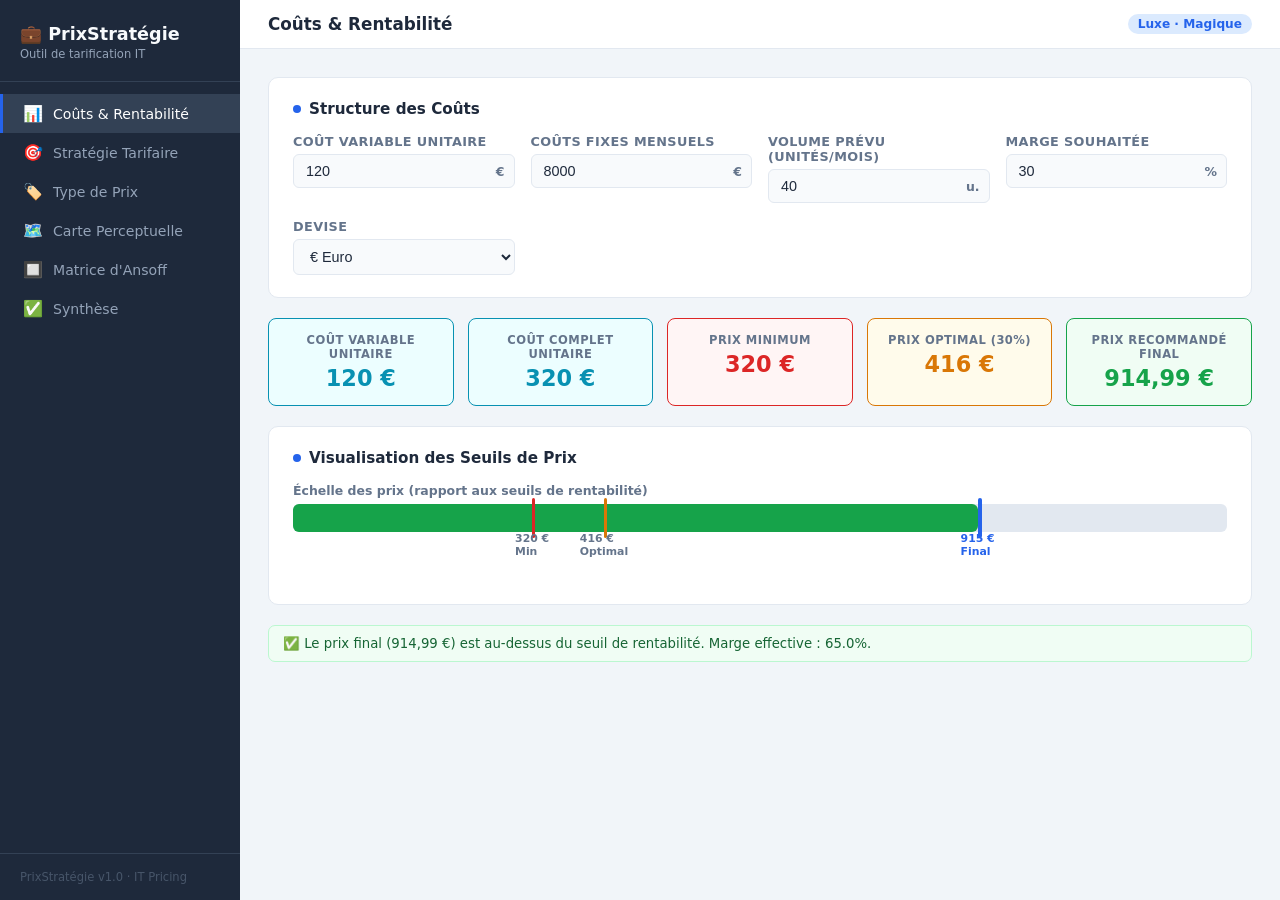
<file: index.html>
<!DOCTYPE html>
<html lang="fr">
<head>
  <meta charset="UTF-8" />
  <meta name="viewport" content="width=device-width, initial-scale=1.0" />
  <title>PrixStratégie — Outil de Tarification IT</title>
  <style>
    :root {
      --primary:   #2563eb; --primary-d: #1d4ed8;
      --success:   #16a34a; --warning:   #d97706;
      --danger:    #dc2626; --info:      #0891b2;
      --bg:        #f1f5f9; --card:      #ffffff;
      --border:    #e2e8f0; --text:      #1e293b;
      --muted:     #64748b; --sidebar:   #1e293b; --sidebar-a: #334155;
    }
    *, *::before, *::after { box-sizing: border-box; margin: 0; padding: 0; }
    body { font-family: 'Segoe UI', system-ui, sans-serif; background: var(--bg); color: var(--text); min-height: 100vh; }
    .app { display: flex; min-height: 100vh; }

    /* Sidebar */
    .sidebar { width: 240px; min-height: 100vh; background: var(--sidebar); color: #f8fafc; display: flex; flex-direction: column; position: fixed; top: 0; left: 0; z-index: 100; }
    .sidebar-brand { padding: 24px 20px 20px; border-bottom: 1px solid var(--sidebar-a); }
    .sidebar-brand h1 { font-size: 1.1rem; font-weight: 700; color: #f8fafc; }
    .sidebar-brand p  { font-size: 0.72rem; color: #94a3b8; margin-top: 3px; }
    .sidebar-nav { padding: 12px 0; flex: 1; }
    .nav-item { display: flex; align-items: center; gap: 10px; padding: 10px 20px; cursor: pointer; font-size: 0.88rem; color: #94a3b8; transition: all 0.15s; border-left: 3px solid transparent; user-select: none; }
    .nav-item:hover  { background: var(--sidebar-a); color: #f1f5f9; }
    .nav-item.active { background: var(--sidebar-a); color: #fff; border-left-color: var(--primary); }
    .nav-icon { font-size: 1rem; width: 20px; text-align: center; }
    .sidebar-footer { padding: 16px 20px; border-top: 1px solid var(--sidebar-a); font-size: 0.72rem; color: #475569; }

    /* Main */
    .main { margin-left: 240px; flex: 1; display: flex; flex-direction: column; }
    .topbar { background: var(--card); border-bottom: 1px solid var(--border); padding: 14px 28px; display: flex; align-items: center; justify-content: space-between; position: sticky; top: 0; z-index: 50; }
    .topbar h2 { font-size: 1.05rem; font-weight: 600; }
    .topbar .badge-strategy { font-size: 0.76rem; padding: 3px 10px; border-radius: 20px; background: #dbeafe; color: var(--primary); font-weight: 600; }
    .content { padding: 28px; }

    /* Cards */
    .card { background: var(--card); border: 1px solid var(--border); border-radius: 10px; padding: 22px 24px; margin-bottom: 20px; }
    .card-title { font-size: 0.95rem; font-weight: 700; margin-bottom: 16px; display: flex; align-items: center; gap: 8px; }
    .card-title .dot { width: 8px; height: 8px; border-radius: 50%; background: var(--primary); }

    /* Forms */
    .form-grid { display: grid; grid-template-columns: repeat(auto-fill, minmax(200px, 1fr)); gap: 16px; }
    .form-group { display: flex; flex-direction: column; gap: 5px; }
    label { font-size: 0.8rem; font-weight: 600; color: var(--muted); text-transform: uppercase; letter-spacing: 0.03em; }
    input[type=number], input[type=text], select { border: 1px solid var(--border); border-radius: 6px; padding: 8px 12px; font-size: 0.9rem; color: var(--text); background: #f8fafc; transition: border 0.15s; }
    input[type=number]:focus, input[type=text]:focus, select:focus { outline: none; border-color: var(--primary); background: #fff; }
    .input-unit { position: relative; }
    .input-unit input { padding-right: 36px; width: 100%; }
    .unit-label { position: absolute; right: 10px; top: 50%; transform: translateY(-50%); font-size: 0.78rem; color: var(--muted); font-weight: 600; pointer-events: none; }

    /* Option cards */
    .option-grid { display: grid; grid-template-columns: repeat(auto-fill, minmax(200px, 1fr)); gap: 12px; }
    .option-card { border: 2px solid var(--border); border-radius: 8px; padding: 14px; cursor: pointer; transition: all 0.15s; user-select: none; }
    .option-card:hover, .option-card.selected { border-color: var(--primary); background: #eff6ff; }
    .option-card .option-icon { font-size: 1.5rem; margin-bottom: 6px; }
    .option-card .option-name { font-weight: 700; font-size: 0.9rem; }
    .option-card .option-desc { font-size: 0.78rem; color: var(--muted); margin-top: 4px; line-height: 1.4; }
    .option-card.selected .option-name { color: var(--primary); }

    /* KPIs */
    .kpi-row { display: grid; grid-template-columns: repeat(auto-fill, minmax(160px, 1fr)); gap: 14px; margin-bottom: 20px; }
    .kpi { background: var(--card); border: 1px solid var(--border); border-radius: 8px; padding: 14px 16px; text-align: center; }
    .kpi .kpi-label { font-size: 0.72rem; color: var(--muted); text-transform: uppercase; font-weight: 600; letter-spacing: 0.04em; }
    .kpi .kpi-value { font-size: 1.4rem; font-weight: 800; margin-top: 4px; }
    .kpi.danger  { border-color: var(--danger);  background: #fff5f5; } .kpi.danger  .kpi-value { color: var(--danger); }
    .kpi.warning { border-color: var(--warning); background: #fffbeb; } .kpi.warning .kpi-value { color: var(--warning); }
    .kpi.success { border-color: var(--success); background: #f0fdf4; } .kpi.success .kpi-value { color: var(--success); }
    .kpi.info    { border-color: var(--info);    background: #ecfeff; } .kpi.info    .kpi-value { color: var(--info); }

    /* Price bar */
    .price-bar-track { height: 28px; background: #e2e8f0; border-radius: 6px; position: relative; overflow: visible; }
    .price-bar-fill  { height: 100%; border-radius: 6px; transition: width 0.4s ease; }
    .price-bar-marker { position: absolute; top: -6px; width: 3px; height: 40px; border-radius: 2px; }
    .price-bar-label  { position: absolute; top: 34px; font-size: 0.68rem; color: var(--muted); transform: translateX(-50%); white-space: nowrap; font-weight: 600; }

    /* Alerts */
    .alert { border-radius: 7px; padding: 10px 14px; font-size: 0.83rem; display: flex; align-items: flex-start; gap: 8px; margin-top: 10px; }
    .alert-danger  { background: #fef2f2; border: 1px solid #fecaca; color: #991b1b; }
    .alert-warning { background: #fffbeb; border: 1px solid #fde68a; color: #92400e; }
    .alert-success { background: #f0fdf4; border: 1px solid #bbf7d0; color: #166534; }
    .alert-info    { background: #ecfeff; border: 1px solid #a5f3fc; color: #164e63; }

    /* Pages */
    .page { display: none; } .page.active { display: block; }

    /* Tables */
    .segments-table { width: 100%; border-collapse: collapse; font-size: 0.85rem; }
    .segments-table th { background: #f8fafc; font-weight: 700; padding: 8px 10px; text-align: left; border-bottom: 2px solid var(--border); }
    .segments-table td { padding: 6px 10px; border-bottom: 1px solid var(--border); }
    .segments-table input { width: 100%; border: 1px solid var(--border); border-radius: 4px; padding: 5px 8px; font-size: 0.83rem; }
    .synth-table { width: 100%; border-collapse: collapse; font-size: 0.85rem; }
    .synth-table th { padding: 9px 12px; text-align: left; background: #f8fafc; font-weight: 700; border-bottom: 2px solid var(--border); }
    .synth-table td { padding: 9px 12px; border-bottom: 1px solid var(--border); }
    .synth-table tr:last-child td { border-bottom: none; }

    /* Buttons */
    .btn { display: inline-flex; align-items: center; gap: 6px; padding: 8px 16px; border-radius: 6px; font-size: 0.85rem; font-weight: 600; cursor: pointer; border: none; transition: all 0.15s; }
    .btn-primary { background: var(--primary); color: #fff; } .btn-primary:hover { background: var(--primary-d); }
    .btn-outline { background: transparent; color: var(--primary); border: 1px solid var(--primary); } .btn-outline:hover { background: #eff6ff; }
    .btn-sm { padding: 4px 10px; font-size: 0.78rem; }
    .btn-danger-sm { background: #fef2f2; color: var(--danger); border: 1px solid #fecaca; padding: 3px 8px; font-size: 0.75rem; border-radius: 4px; cursor: pointer; }

    /* Tags */
    .tag { display: inline-block; padding: 2px 8px; border-radius: 12px; font-size: 0.72rem; font-weight: 700; }
    .tag-blue { background: #dbeafe; color: #1e40af; } .tag-green  { background: #dcfce7; color: #166534; }
    .tag-amber{ background: #fef3c7; color: #92400e; } .tag-red    { background: #fee2e2; color: #991b1b; }
    .tag-purple{ background: #ede9fe; color: #5b21b6; }

    /* Perceptual map */
    #perceptual-canvas-wrap { position: relative; width: 100%; padding-bottom: 56%; border: 1px solid var(--border); border-radius: 8px; overflow: hidden; background: #fafcff; }
    #perceptual-canvas-wrap canvas { position: absolute; top: 0; left: 0; width: 100%; height: 100%; }
    .axis-label { position: absolute; font-size: 0.7rem; font-weight: 700; color: var(--muted); text-transform: uppercase; letter-spacing: 0.06em; }
    .competitors-form { display: grid; grid-template-columns: repeat(auto-fill, minmax(260px, 1fr)); gap: 10px; margin-top: 12px; }
    .competitor-row { display: flex; gap: 10px; align-items: flex-start; background: #f8fafc; border: 1px solid var(--border); border-radius: 6px; padding: 10px 12px; }
    .competitor-row input[type=text], .competitor-row input[type=number] { border: 1px solid var(--border); border-radius: 4px; padding: 5px 8px; font-size: 0.82rem; background: #fff; width: 100%; }
    .competitor-row input[type=color] { width: 30px; height: 30px; padding: 2px; border-radius: 4px; cursor: pointer; flex: 0 0 30px; margin-top: 2px; border: 1px solid var(--border); }

    /* Ansoff */
    .ansoff-layout { display: flex; gap: 20px; flex-wrap: wrap; }
    .ansoff-main  { flex: 1 1 420px; } .ansoff-panel { flex: 0 1 300px; min-width: 240px; }
    .ansoff-col-headers { display: grid; grid-template-columns: 1fr 1fr; gap: 3px; margin-bottom: 3px; text-align: center; }
    .ansoff-col-header { font-size: 0.7rem; font-weight: 700; color: var(--muted); text-transform: uppercase; letter-spacing: 0.05em; padding: 4px 8px; background: #f8fafc; border-radius: 4px; }
    .ansoff-row-wrap { display: flex; gap: 6px; align-items: stretch; }
    .ansoff-row-label { writing-mode: vertical-rl; text-orientation: mixed; transform: rotate(180deg); font-size: 0.68rem; font-weight: 700; color: var(--muted); text-transform: uppercase; letter-spacing: 0.05em; display: flex; align-items: center; justify-content: center; min-width: 16px; }
    .ansoff-grid { flex: 1; display: grid; grid-template-columns: 1fr 1fr; grid-template-rows: 1fr 1fr; gap: 3px; background: var(--border); border-radius: 8px; overflow: hidden; border: 2px solid var(--border); }
    .ansoff-cell { padding: 16px 14px; cursor: pointer; transition: all 0.15s; position: relative; min-height: 150px; }
    .ansoff-cell:hover { filter: brightness(0.94); } .ansoff-cell.active { box-shadow: inset 0 0 0 3px var(--primary); }
    .ansoff-q-pen { background: #f0fdf4; } .ansoff-q-mkt { background: #fefce8; }
    .ansoff-q-prd { background: #eff6ff; } .ansoff-q-div { background: #fff1f2; }
    .ansoff-risk { display: inline-block; padding: 2px 7px; border-radius: 10px; font-size: 0.68rem; font-weight: 700; margin-bottom: 5px; }
    .ansoff-q-name { font-weight: 800; font-size: 0.88rem; margin-bottom: 2px; }
    .ansoff-q-sub  { font-size: 0.7rem; color: var(--muted); margin-bottom: 6px; }
    .ansoff-q-desc { font-size: 0.76rem; line-height: 1.4; color: #374151; }
    .ansoff-dots { display: flex; flex-wrap: wrap; gap: 3px; margin-top: 8px; }
    .ansoff-dot  { width: 8px; height: 8px; border-radius: 50%; background: var(--primary); }
    .ansoff-axis-x { display: flex; justify-content: space-between; font-size: 0.68rem; font-weight: 700; color: var(--muted); text-transform: uppercase; letter-spacing: 0.04em; margin-top: 6px; padding: 0 2px; }

    /* Responsive */
    @media (max-width: 900px) { .sidebar { width: 200px; } .main { margin-left: 200px; } }
    @media (max-width: 640px) {
      .sidebar { width: 100%; min-height: auto; position: relative; flex-direction: row; }
      .sidebar-nav { display: flex; padding: 0; overflow-x: auto; }
      .nav-item { padding: 12px 14px; border-left: none; border-bottom: 3px solid transparent; white-space: nowrap; }
      .nav-item.active { border-left: none; border-bottom-color: var(--primary); }
      .sidebar-brand, .sidebar-footer { display: none; }
      .main { margin-left: 0; }
    }
  </style>
</head>
<body>
<div class="app">

  <!-- ── SIDEBAR ── -->
  <aside class="sidebar">
    <div class="sidebar-brand">
      <h1>💼 PrixStratégie</h1>
      <p>Outil de tarification IT</p>
    </div>
    <nav class="sidebar-nav">
      <div class="nav-item active" data-page="costs">      <span class="nav-icon">📊</span> Coûts &amp; Rentabilité</div>
      <div class="nav-item" data-page="strategy">   <span class="nav-icon">🎯</span> Stratégie Tarifaire</div>
      <div class="nav-item" data-page="pricetype">  <span class="nav-icon">🏷️</span> Type de Prix</div>
      <div class="nav-item" data-page="positioning"><span class="nav-icon">🗺️</span> Carte Perceptuelle</div>
      <div class="nav-item" data-page="ansoff">     <span class="nav-icon">🔲</span> Matrice d'Ansoff</div>
      <div class="nav-item" data-page="synthesis">  <span class="nav-icon">✅</span> Synthèse</div>
    </nav>
    <div class="sidebar-footer">PrixStratégie v1.0 · IT Pricing</div>
  </aside>

  <!-- ── MAIN ── -->
  <main class="main">
    <div class="topbar">
      <h2 id="page-title">Coûts &amp; Rentabilité</h2>
      <span class="badge-strategy" id="topbar-summary">Aucune stratégie sélectionnée</span>
    </div>
    <div class="content">

      <!-- PAGE 1 — COÛTS -->
      <div id="page-costs" class="page active">
        <div class="card">
          <div class="card-title"><span class="dot"></span> Structure des Coûts</div>
          <div class="form-grid">
            <div class="form-group">
              <label>Coût variable unitaire</label>
              <div class="input-unit"><input type="number" id="var-cost" value="120" min="0" step="0.01" /><span class="unit-label">€</span></div>
            </div>
            <div class="form-group">
              <label>Coûts fixes mensuels</label>
              <div class="input-unit"><input type="number" id="fixed-cost" value="8000" min="0" step="1" /><span class="unit-label">€</span></div>
            </div>
            <div class="form-group">
              <label>Volume prévu (unités/mois)</label>
              <div class="input-unit"><input type="number" id="volume" value="40" min="1" step="1" /><span class="unit-label">u.</span></div>
            </div>
            <div class="form-group">
              <label>Marge souhaitée</label>
              <div class="input-unit"><input type="number" id="margin" value="30" min="0" max="500" step="0.5" /><span class="unit-label">%</span></div>
            </div>
            <div class="form-group">
              <label>Devise</label>
              <select id="currency">
                <option value="€">€ Euro</option>
                <option value="$">$ Dollar</option>
                <option value="£">£ Livre</option>
                <option value="CHF">CHF Franc</option>
              </select>
            </div>
          </div>
        </div>
        <div class="kpi-row" id="cost-kpis"></div>
        <div class="card">
          <div class="card-title"><span class="dot"></span> Visualisation des Seuils de Prix</div>
          <div id="price-bar-viz"></div>
        </div>
        <div id="cost-alerts"></div>
      </div>

      <!-- PAGE 2 — STRATÉGIE -->
      <div id="page-strategy" class="page">
        <div class="card">
          <div class="card-title"><span class="dot"></span> Choisissez votre Stratégie</div>
          <div class="option-grid" id="strategy-options">
            <div class="option-card selected" data-strategy="luxury">
              <div class="option-icon">💎</div><div class="option-name">Luxe / Premium</div>
              <div class="option-desc">Prix élevé pour positionner l'offre comme exclusive, haut de gamme. Marges fortes, volume limité.</div>
            </div>
            <div class="option-card" data-strategy="penetration">
              <div class="option-icon">🚀</div><div class="option-name">Pénétration</div>
              <div class="option-desc">Prix bas pour conquérir rapidement des parts de marché. Marges courtes, volume élevé.</div>
            </div>
            <div class="option-card" data-strategy="alignment">
              <div class="option-icon">⚖️</div><div class="option-name">Alignement Marché</div>
              <div class="option-desc">Prix aligné sur les concurrents. Positionnement neutre, compétitif.</div>
            </div>
            <div class="option-card" data-strategy="discriminatory">
              <div class="option-icon">🎚️</div><div class="option-name">Discriminatoire</div>
              <div class="option-desc">Tarification différenciée par segment de clientèle (Starter, Pro, Enterprise).</div>
            </div>
          </div>
        </div>
        <div id="strategy-config"></div>
        <div class="card">
          <div class="card-title"><span class="dot"></span> Impact sur le Prix</div>
          <div id="strategy-impact"></div>
        </div>
      </div>

      <!-- PAGE 3 — TYPE DE PRIX -->
      <div id="page-pricetype" class="page">
        <div class="card">
          <div class="card-title"><span class="dot"></span> Choisissez votre Type de Prix</div>
          <div class="option-grid" id="pricetype-options">
            <div class="option-card selected" data-pricetype="magic">
              <div class="option-icon">✨</div><div class="option-name">Prix Magique</div>
              <div class="option-desc">Termine en ,99 ou ,95. Ex: 299 € → 299,99 €. Effet psychologique d'attraction.</div>
            </div>
            <div class="option-card" data-pricetype="psychological">
              <div class="option-icon">🧠</div><div class="option-name">Prix Psychologique</div>
              <div class="option-desc">Arrondi juste en dessous d'un palier symbolique. Ex: 1 000 € → 997 €.</div>
            </div>
            <div class="option-card" data-pricetype="rounded">
              <div class="option-icon">🔵</div><div class="option-name">Prix Arrondi</div>
              <div class="option-desc">Nombre entier propre. Ex: 312 € → 300 € ou 320 €. Perception de confiance et sérieux.</div>
            </div>
          </div>
        </div>
        <div class="card">
          <div class="card-title"><span class="dot"></span> Transformation du Prix</div>
          <div id="price-transform"></div>
        </div>
      </div>

      <!-- PAGE 4 — CARTE PERCEPTUELLE -->
      <div id="page-positioning" class="page">
        <div class="card">
          <div class="card-title"><span class="dot"></span> Configurer les Axes et Acteurs</div>
          <div class="form-grid" style="margin-bottom:14px;">
            <div class="form-group"><label>Axe X — Libellé Gauche</label><input type="text" id="axis-x-left" value="Bas Prix" /></div>
            <div class="form-group"><label>Axe X — Libellé Droite</label><input type="text" id="axis-x-right" value="Haut Prix" /></div>
            <div class="form-group"><label>Axe Y — Libellé Bas</label><input type="text" id="axis-y-bottom" value="Faible Qualité" /></div>
            <div class="form-group"><label>Axe Y — Libellé Haut</label><input type="text" id="axis-y-top" value="Haute Qualité" /></div>
          </div>
          <div style="display:flex;gap:16px;align-items:center;flex-wrap:wrap;margin-bottom:16px;">
            <div class="form-group" style="flex:0 0 auto;">
              <label>Ma Position X (0–100)</label>
              <div class="input-unit" style="width:120px;"><input type="number" id="my-x" value="60" min="0" max="100" step="1" /></div>
            </div>
            <div class="form-group" style="flex:0 0 auto;">
              <label>Ma Position Y (0–100)</label>
              <div class="input-unit" style="width:120px;"><input type="number" id="my-y" value="75" min="0" max="100" step="1" /></div>
            </div>
            <div class="form-group" style="flex:0 0 auto;">
              <label>Nom de mon entreprise</label>
              <input type="text" id="my-name" value="Mon Entreprise" style="width:180px;" />
            </div>
          </div>
          <div style="display:flex;align-items:center;justify-content:space-between;margin-bottom:8px;">
            <label>Concurrents</label>
            <button class="btn btn-outline btn-sm" onclick="addCompetitor()">+ Ajouter</button>
          </div>
          <div id="competitors-list" class="competitors-form"></div>
        </div>
        <div class="card">
          <div class="card-title"><span class="dot"></span> Carte Perceptuelle</div>
          <div id="perceptual-canvas-wrap">
            <canvas id="perceptual-canvas"></canvas>
            <span class="axis-label" id="lbl-x-left"   style="bottom:46%;left:4px;"></span>
            <span class="axis-label" id="lbl-x-right"  style="bottom:46%;right:4px;text-align:right;"></span>
            <span class="axis-label" id="lbl-y-top"    style="top:4px;left:50%;transform:translateX(-50%);"></span>
            <span class="axis-label" id="lbl-y-bottom" style="bottom:4px;left:50%;transform:translateX(-50%);"></span>
          </div>
        </div>
        <div class="card">
          <div class="card-title"><span class="dot"></span> Analyse du Positionnement</div>
          <div id="positioning-analysis"></div>
        </div>
        <div class="card">
          <div class="card-title"><span class="dot"></span> Analyse SWOT</div>
          <div id="swot-grid" style="display:grid;grid-template-columns:1fr 1fr;gap:12px;"></div>
        </div>
      </div>

      <!-- PAGE 5 — MATRICE D'ANSOFF -->
      <div id="page-ansoff" class="page">
        <div class="ansoff-layout">
          <div class="ansoff-main">
            <div class="card">
              <div class="card-title"><span class="dot"></span> Matrice d'Ansoff — Marchés × Produits</div>
              <div style="margin-left:22px;">
                <div class="ansoff-col-headers">
                  <div class="ansoff-col-header">Produit Existant</div>
                  <div class="ansoff-col-header">Nouveau Produit</div>
                </div>
              </div>
              <div class="ansoff-row-wrap">
                <div style="display:flex;flex-direction:column;gap:3px;min-width:20px;">
                  <div class="ansoff-row-label" style="flex:1;">Nouveau Marché</div>
                  <div class="ansoff-row-label" style="flex:1;">Marché Existant</div>
                </div>
                <div style="flex:1;">
                  <div class="ansoff-grid">
                    <div class="ansoff-cell ansoff-q-mkt" data-quadrant="market-dev">
                      <span class="ansoff-risk" style="background:#fef9c3;color:#854d0e;">⚡ Risque Moyen</span>
                      <div class="ansoff-q-name">Développement de Marché</div>
                      <div class="ansoff-q-sub">Nouveau marché · Produit existant</div>
                      <div class="ansoff-q-desc">Expansion vers de nouveaux segments ou géographies avec l'offre actuelle.</div>
                      <div class="ansoff-dots" id="dots-market-dev"></div>
                    </div>
                    <div class="ansoff-cell ansoff-q-div" data-quadrant="diversification">
                      <span class="ansoff-risk" style="background:#fee2e2;color:#991b1b;">🔴 Risque Élevé</span>
                      <div class="ansoff-q-name">Diversification</div>
                      <div class="ansoff-q-sub">Nouveau marché · Nouveau produit</div>
                      <div class="ansoff-q-desc">Stratégie la plus risquée. Nouvelle offre vers un segment inconnu.</div>
                      <div class="ansoff-dots" id="dots-diversification"></div>
                    </div>
                    <div class="ansoff-cell ansoff-q-pen active" data-quadrant="penetration">
                      <span class="ansoff-risk" style="background:#dcfce7;color:#166534;">🟢 Risque Faible</span>
                      <div class="ansoff-q-name">Pénétration de Marché</div>
                      <div class="ansoff-q-sub">Marché existant · Produit existant</div>
                      <div class="ansoff-q-desc">Augmenter la part de marché avec les produits actuels. Fidélisation, prix agressifs.</div>
                      <div class="ansoff-dots" id="dots-penetration"></div>
                    </div>
                    <div class="ansoff-cell ansoff-q-prd" data-quadrant="product-dev">
                      <span class="ansoff-risk" style="background:#dbeafe;color:#1e40af;">🔵 Risque Moyen</span>
                      <div class="ansoff-q-name">Développement de Produit</div>
                      <div class="ansoff-q-sub">Marché existant · Nouveau produit</div>
                      <div class="ansoff-q-desc">Nouvelle offre pour les clients actuels. Attention au risque de <strong>cannibalisation</strong>.</div>
                      <div class="ansoff-dots" id="dots-product-dev"></div>
                    </div>
                  </div>
                  <div class="ansoff-axis-x">
                    <span>← Existant</span>
                    <span style="font-weight:400;letter-spacing:0;text-transform:none;">PRODUITS</span>
                    <span>Nouveau →</span>
                  </div>
                </div>
              </div>
            </div>
          </div>
          <div class="ansoff-panel">
            <div class="card" style="position:sticky;top:70px;">
              <div class="card-title"><span class="dot"></span> Détail Stratégie</div>
              <div id="ansoff-detail"></div>
            </div>
          </div>
        </div>
        <div class="card">
          <div class="card-title" style="justify-content:space-between;">
            <span><span class="dot" style="display:inline-block;margin-right:8px;width:8px;height:8px;border-radius:50%;background:var(--primary);"></span>Mes Initiatives &amp; Produits</span>
            <button class="btn btn-outline btn-sm" onclick="addAnsoffInitiative()">+ Ajouter</button>
          </div>
          <div id="ansoff-initiatives-list"></div>
        </div>
        <div class="card">
          <div class="card-title"><span class="dot"></span> Analyse des Risques &amp; Recommandations Tarifaires</div>
          <div id="ansoff-risk"></div>
        </div>
      </div>

      <!-- PAGE 6 — SYNTHÈSE -->
      <div id="page-synthesis" class="page">
        <div class="kpi-row" id="synth-kpis"></div>
        <div class="card">
          <div class="card-title"><span class="dot"></span> Récapitulatif des Choix</div>
          <table class="synth-table" id="synth-table"></table>
        </div>
        <div class="card">
          <div class="card-title"><span class="dot"></span> Prix Final Recommandé</div>
          <div id="final-price-recommendation"></div>
        </div>
        <div class="card">
          <div class="card-title"><span class="dot"></span> Validation des Seuils</div>
          <div id="synth-validation"></div>
        </div>
      </div>

    </div><!-- /content -->
  </main>
</div><!-- /app -->

<script>
// ── STATE ────────────────────────────────────────────────────
const state = {
  strategy: 'luxury',
  pricetype: 'magic',
  alignmentPrice: null,
  segments: [
    { name: 'Starter',    multiplier: 0.7 },
    { name: 'Pro',        multiplier: 1.0 },
    { name: 'Enterprise', multiplier: 1.6 },
  ],
  competitors: [
    { name: 'Concurrent A', x: 50, y: 55, color: '#ef4444' },
    { name: 'Concurrent B', x: 80, y: 85, color: '#f97316' },
    { name: 'Concurrent C', x: 25, y: 40, color: '#8b5cf6' },
  ],
  swot: {
    strengths:     ['Expertise technique', 'Support client réactif'],
    weaknesses:    ['Prix élevé', 'Notoriété faible'],
    opportunities: ['Marché en croissance', 'Nouveaux secteurs cibles'],
    threats:       ['Concurrence prix agressive', 'Nouveaux entrants'],
  },
  ansoffQuadrant: 'penetration',
  ansoffInitiatives: [
    { name: 'Offre SaaS Core',      quadrant: 'penetration', description: '' },
    { name: 'Module Analytics Pro', quadrant: 'product-dev', description: '' },
  ],
};

// ── UTILS ────────────────────────────────────────────────────
function currency() { return document.getElementById('currency')?.value ?? '€'; }
function fmt(n) { return n.toLocaleString('fr-FR', { minimumFractionDigits: 2, maximumFractionDigits: 2 }) + ' ' + currency(); }

function getInputs() {
  return {
    varCost:   parseFloat(document.getElementById('var-cost').value)   || 0,
    fixedCost: parseFloat(document.getElementById('fixed-cost').value) || 0,
    volume:    parseFloat(document.getElementById('volume').value)     || 1,
    margin:    parseFloat(document.getElementById('margin').value)     || 0,
  };
}

function calcCosts() {
  const { varCost, fixedCost, volume, margin } = getInputs();
  const costPerUnit  = varCost + fixedCost / volume;
  const minPrice     = costPerUnit;
  const optimalPrice = costPerUnit * (1 + margin / 100);
  return { varCost, fixedCost, volume, margin, costPerUnit, minPrice, optimalPrice };
}

function strategyPrice(optimalPrice) {
  switch (state.strategy) {
    case 'luxury':         return optimalPrice * 2.2;
    case 'penetration':    return optimalPrice * 1.05;
    case 'alignment':      return state.alignmentPrice != null ? state.alignmentPrice : optimalPrice;
    case 'discriminatory': return optimalPrice;
    default:               return optimalPrice;
  }
}

function applyPriceType(price) {
  switch (state.pricetype) {
    case 'magic': {
      const base = Math.floor(price);
      return base > 0 ? base - 0.01 : 0.99;
    }
    case 'psychological': {
      const thresholds = [1,2,5,10,20,50,100,200,500,1000,2000,5000,10000,20000,50000];
      let t = thresholds.find(t => t > price);
      if (!t) t = Math.ceil(price / 1000) * 1000;
      return t - 3;
    }
    case 'rounded': {
      if (price <= 0) return 0;
      const mag  = Math.pow(10, Math.floor(Math.log10(price)));
      const step = mag >= 1000 ? 500 : mag >= 100 ? 50 : mag >= 10 ? 5 : 1;
      return Math.round(price / step) * step;
    }
    default: return price;
  }
}

function finalPrice() {
  const { optimalPrice } = calcCosts();
  return applyPriceType(strategyPrice(optimalPrice));
}

// ── PAGE: COSTS ──────────────────────────────────────────────
function renderCosts() {
  const { varCost, fixedCost, volume, margin, costPerUnit, minPrice, optimalPrice } = calcCosts();
  const cur = currency();
  const fp  = finalPrice();

  document.getElementById('cost-kpis').innerHTML = `
    <div class="kpi info"><div class="kpi-label">Coût Variable Unitaire</div><div class="kpi-value">${varCost.toLocaleString('fr-FR',{maximumFractionDigits:2})} ${cur}</div></div>
    <div class="kpi info"><div class="kpi-label">Coût Complet Unitaire</div><div class="kpi-value">${costPerUnit.toLocaleString('fr-FR',{maximumFractionDigits:2})} ${cur}</div></div>
    <div class="kpi danger"><div class="kpi-label">Prix Minimum</div><div class="kpi-value">${minPrice.toLocaleString('fr-FR',{maximumFractionDigits:2})} ${cur}</div></div>
    <div class="kpi warning"><div class="kpi-label">Prix Optimal (${margin}%)</div><div class="kpi-value">${optimalPrice.toLocaleString('fr-FR',{maximumFractionDigits:2})} ${cur}</div></div>
    <div class="kpi success"><div class="kpi-label">Prix Recommandé Final</div><div class="kpi-value">${fp.toLocaleString('fr-FR',{maximumFractionDigits:2})} ${cur}</div></div>
  `;

  const max = Math.max(optimalPrice * 3, fp * 1.1);
  const toW = v => Math.min(100, (v / max) * 100).toFixed(1);
  document.getElementById('price-bar-viz').innerHTML = `
    <div style="margin-bottom:50px;">
      <div style="font-size:0.78rem;color:var(--muted);margin-bottom:6px;font-weight:600;">Échelle des prix (rapport aux seuils de rentabilité)</div>
      <div class="price-bar-track">
        <div class="price-bar-fill" style="width:${toW(fp)}%;background:${fp<minPrice?'var(--danger)':fp<optimalPrice?'var(--warning)':'var(--success)'};"></div>
        <div class="price-bar-marker" style="left:${toW(minPrice)}%;background:var(--danger);"><span class="price-bar-label">${minPrice.toFixed(0)} ${cur}<br/>Min</span></div>
        <div class="price-bar-marker" style="left:${toW(optimalPrice)}%;background:var(--warning);"><span class="price-bar-label">${optimalPrice.toFixed(0)} ${cur}<br/>Optimal</span></div>
        <div class="price-bar-marker" style="left:${toW(fp)}%;background:var(--primary);width:4px;"><span class="price-bar-label" style="color:var(--primary);font-weight:800;">${fp.toFixed(0)} ${cur}<br/>Final</span></div>
      </div>
    </div>`;

  const margEff = (((fp - costPerUnit) / fp) * 100).toFixed(1);
  document.getElementById('cost-alerts').innerHTML = fp < minPrice
    ? `<div class="alert alert-danger">⛔ Le prix final (${fmt(fp)}) est en dessous du prix minimum de rentabilité (${fmt(minPrice)}). Vous perdez de l'argent.</div>`
    : fp < optimalPrice
    ? `<div class="alert alert-warning">⚠️ Le prix final (${fmt(fp)}) est en dessous du prix optimal (${fmt(optimalPrice)}). La marge souhaitée de ${margin}% n'est pas atteinte.</div>`
    : `<div class="alert alert-success">✅ Le prix final (${fmt(fp)}) est au-dessus du seuil de rentabilité. Marge effective : ${margEff}%.</div>`;
}

// ── PAGE: STRATEGY ───────────────────────────────────────────
function renderStrategy() {
  document.querySelectorAll('#strategy-options .option-card').forEach(el =>
    el.classList.toggle('selected', el.dataset.strategy === state.strategy));

  const { optimalPrice, minPrice } = calcCosts();
  const cur = currency();
  let configHtml = '';

  if (state.strategy === 'alignment') {
    const mp = state.alignmentPrice ?? optimalPrice;
    configHtml = `<div class="card"><div class="card-title"><span class="dot"></span> Prix du Marché (Concurrents)</div>
      <div class="form-grid"><div class="form-group"><label>Prix moyen concurrentiel</label>
      <div class="input-unit"><input type="number" id="alignment-price" value="${mp}" min="0" step="0.01"
        oninput="state.alignmentPrice=parseFloat(this.value)||null; renderAll();" /><span class="unit-label">${cur}</span></div>
      </div></div></div>`;
  }

  if (state.strategy === 'discriminatory') {
    const rows = state.segments.map((s, i) => {
      const p = applyPriceType(optimalPrice * s.multiplier);
      const status = p < minPrice ? '🔴 sous min' : p < optimalPrice ? '🟡 sous optimal' : '🟢 ok';
      return `<tr>
        <td><input type="text" value="${s.name}" oninput="state.segments[${i}].name=this.value; renderAll();" /></td>
        <td><input type="number" value="${s.multiplier}" min="0.1" step="0.05" oninput="state.segments[${i}].multiplier=parseFloat(this.value)||1; renderAll();" /></td>
        <td><strong>${fmt(optimalPrice * s.multiplier)}</strong></td>
        <td><strong>${fmt(p)}</strong></td>
        <td>${status}</td>
        <td><button class="btn-danger-sm" onclick="removeSegment(${i})">✕</button></td>
      </tr>`;
    }).join('');
    configHtml = `<div class="card">
      <div class="card-title" style="justify-content:space-between;">
        <span><span class="dot" style="display:inline-block;margin-right:8px;"></span>Segments de Clientèle</span>
        <button class="btn btn-outline btn-sm" onclick="addSegment()">+ Segment</button>
      </div>
      <table class="segments-table">
        <thead><tr><th>Segment</th><th>Multiplicateur</th><th>Prix Base</th><th>Prix Final</th><th>Statut</th><th></th></tr></thead>
        <tbody>${rows}</tbody>
      </table></div>`;
  }

  document.getElementById('strategy-config').innerHTML = configHtml;

  const labels = { luxury:'Luxe / Premium', penetration:'Pénétration', alignment:'Alignement Marché', discriminatory:'Discriminatoire' };
  const mults  = { luxury:'×2.2', penetration:'×1.05', alignment:'= prix marché', discriminatory:'variable par segment' };
  const sp = strategyPrice(optimalPrice);

  document.getElementById('strategy-impact').innerHTML = `
    <div class="kpi-row">
      <div class="kpi info"><div class="kpi-label">Stratégie</div><div class="kpi-value" style="font-size:1rem;">${labels[state.strategy]}</div></div>
      <div class="kpi info"><div class="kpi-label">Facteur Appliqué</div><div class="kpi-value" style="font-size:1rem;">${mults[state.strategy]}</div></div>
      <div class="kpi warning"><div class="kpi-label">Prix Stratégique Brut</div><div class="kpi-value">${sp.toLocaleString('fr-FR',{maximumFractionDigits:2})} ${cur}</div></div>
      <div class="kpi success"><div class="kpi-label">Prix Final (avec type)</div><div class="kpi-value">${finalPrice().toLocaleString('fr-FR',{maximumFractionDigits:2})} ${cur}</div></div>
    </div>
    ${sp < minPrice ? `<div class="alert alert-danger">⛔ Le prix stratégique est inférieur au coût de production. Révisez vos paramètres.</div>` : ''}`;
}

function addSegment() { state.segments.push({ name: `Segment ${state.segments.length + 1}`, multiplier: 1.2 }); renderAll(); }
function removeSegment(i) { if (state.segments.length > 1) { state.segments.splice(i, 1); renderAll(); } }

// ── PAGE: PRICE TYPE ─────────────────────────────────────────
function renderPriceType() {
  document.querySelectorAll('#pricetype-options .option-card').forEach(el =>
    el.classList.toggle('selected', el.dataset.pricetype === state.pricetype));

  const { optimalPrice } = calcCosts();
  const cur       = currency();
  const stratBase = strategyPrice(optimalPrice);
  const fp        = applyPriceType(stratBase);

  const typeDesc = {
    magic:         'Réduit le prix de 0,01 pour obtenir un prix en X,99 — très utilisé en e-commerce et SaaS.',
    psychological: 'Place le prix juste en dessous d\'un palier symbolique (100, 500, 1 000...). Effet de "bon deal".',
    rounded:       'Prix entier net, perçu comme plus sérieux et professionnel. Recommandé pour les offres B2B IT.',
  }[state.pricetype];

  const rows = [stratBase * 0.7, stratBase * 0.85, stratBase, stratBase * 1.1].map(p => {
    const after = applyPriceType(p); const diff = after - p;
    return `<tr>
      <td>${p.toLocaleString('fr-FR',{minimumFractionDigits:2,maximumFractionDigits:2})} ${cur}</td><td>→</td>
      <td><strong>${after.toLocaleString('fr-FR',{minimumFractionDigits:2,maximumFractionDigits:2})} ${cur}</strong></td>
      <td style="color:${diff>=0?'var(--success)':'var(--danger)'};font-weight:600;">${diff>=0?'+':''}${diff.toLocaleString('fr-FR',{minimumFractionDigits:2,maximumFractionDigits:2})} ${cur}</td>
    </tr>`;
  }).join('');

  document.getElementById('price-transform').innerHTML = `
    <div class="alert alert-info" style="margin-bottom:16px;">💡 ${typeDesc}</div>
    <div style="display:flex;align-items:center;gap:32px;margin-bottom:20px;flex-wrap:wrap;">
      <div style="text-align:center;">
        <div style="font-size:0.75rem;color:var(--muted);font-weight:700;text-transform:uppercase;margin-bottom:4px;">Prix Stratégique Brut</div>
        <div style="font-size:2rem;font-weight:800;color:var(--muted);">${stratBase.toLocaleString('fr-FR',{minimumFractionDigits:2,maximumFractionDigits:2})} ${cur}</div>
      </div>
      <div style="font-size:2rem;color:var(--primary);">→</div>
      <div style="text-align:center;">
        <div style="font-size:0.75rem;color:var(--primary);font-weight:700;text-transform:uppercase;margin-bottom:4px;">Prix Final Appliqué</div>
        <div style="font-size:2.4rem;font-weight:900;color:var(--primary);">${fp.toLocaleString('fr-FR',{minimumFractionDigits:2,maximumFractionDigits:2})} ${cur}</div>
      </div>
    </div>
    <div style="font-size:0.82rem;color:var(--muted);margin-bottom:8px;font-weight:700;">Exemples à différents niveaux de prix :</div>
    <table class="segments-table"><thead><tr><th>Prix Brut</th><th></th><th>Après Transformation</th><th>Variation</th></tr></thead><tbody>${rows}</tbody></table>`;
}

// ── PAGE: POSITIONING ────────────────────────────────────────
function renderPositioning() {
  document.getElementById('lbl-x-left').textContent   = document.getElementById('axis-x-left').value;
  document.getElementById('lbl-x-right').textContent  = document.getElementById('axis-x-right').value;
  document.getElementById('lbl-y-top').textContent    = document.getElementById('axis-y-top').value;
  document.getElementById('lbl-y-bottom').textContent = document.getElementById('axis-y-bottom').value;

  document.getElementById('competitors-list').innerHTML = state.competitors.map((c, i) => `
    <div class="competitor-row">
      <input type="color" value="${c.color}" title="Couleur" oninput="state.competitors[${i}].color=this.value; renderPositioning();" />
      <div style="flex:1;display:flex;flex-direction:column;gap:4px;">
        <input type="text" value="${c.name}" placeholder="Nom du concurrent" oninput="state.competitors[${i}].name=this.value; renderPositioning();" />
        <div style="display:flex;gap:6px;align-items:center;">
          <label style="font-size:0.7rem;text-transform:none;letter-spacing:0;white-space:nowrap;">X (0–100)</label>
          <input type="number" value="${c.x}" min="0" max="100" style="width:64px;" oninput="state.competitors[${i}].x=parseFloat(this.value)||50; renderPositioning();" />
          <label style="font-size:0.7rem;text-transform:none;letter-spacing:0;white-space:nowrap;">Y (0–100)</label>
          <input type="number" value="${c.y}" min="0" max="100" style="width:64px;" oninput="state.competitors[${i}].y=parseFloat(this.value)||50; renderPositioning();" />
        </div>
      </div>
      <button class="btn-danger-sm" onclick="removeCompetitor(${i})" style="align-self:flex-start;">✕</button>
    </div>`).join('');

  drawPerceptualMap();
  renderPositioningAnalysis();
  renderSwot();
}

const SWOT_META = {
  strengths:     { label: 'Forces',       icon: '💪', bg: '#f0fdf4', border: '#16a34a', color: '#15803d' },
  weaknesses:    { label: 'Faiblesses',   icon: '⚠️', bg: '#fff5f5', border: '#dc2626', color: '#b91c1c' },
  opportunities: { label: 'Opportunités', icon: '🚀', bg: '#eff6ff', border: '#2563eb', color: '#1d4ed8' },
  threats:       { label: 'Menaces',      icon: '🛡️', bg: '#fffbeb', border: '#d97706', color: '#b45309' },
};

function renderSwot() {
  const el = document.getElementById('swot-grid');
  if (!el) return;
  el.innerHTML = Object.entries(SWOT_META).map(([key, meta]) => `
    <div style="border:2px solid ${meta.border};border-radius:8px;padding:14px;background:${meta.bg};">
      <div style="display:flex;align-items:center;justify-content:space-between;margin-bottom:10px;">
        <div style="font-weight:700;font-size:0.88rem;color:${meta.color};">${meta.icon} ${meta.label}</div>
        <button class="btn btn-outline btn-sm" onclick="addSwotItem('${key}')">+ Ajouter</button>
      </div>
      <div id="swot-${key}">
        ${(state.swot[key] || []).map((item, i) => `
          <div style="display:flex;gap:6px;align-items:center;margin-bottom:5px;">
            <span style="color:${meta.color};font-weight:700;">•</span>
            <input type="text" value="${item.replace(/"/g,'&quot;')}" style="flex:1;font-size:0.82rem;"
                   oninput="state.swot['${key}'][${i}]=this.value;" />
            <button class="btn-danger-sm" onclick="removeSwotItem('${key}',${i})">✕</button>
          </div>`).join('')}
        ${(state.swot[key] || []).length === 0
          ? `<p style="color:var(--muted);font-size:0.8rem;font-style:italic;margin:4px 0 0;">Aucun élément.</p>`
          : ''}
      </div>
    </div>`).join('');
}

function addSwotItem(key) {
  state.swot[key].push('');
  renderSwot();
  const inputs = document.querySelectorAll('#swot-' + key + ' input');
  if (inputs.length) inputs[inputs.length - 1].focus();
}

function removeSwotItem(key, i) {
  state.swot[key].splice(i, 1);
  renderSwot();
}

function drawPerceptualMap() {
  const wrap = document.getElementById('perceptual-canvas-wrap');
  const canvas = document.getElementById('perceptual-canvas');
  const W = wrap.clientWidth || 600;
  const H = wrap.clientHeight || W * 0.56;
  canvas.width = W; canvas.height = H;
  const ctx = canvas.getContext('2d');
  const pad = 48; const iW = W - pad * 2; const iH = H - pad * 2;

  ctx.clearRect(0, 0, W, H);
  ctx.strokeStyle = '#e2e8f0'; ctx.lineWidth = 1;
  for (let i = 1; i < 4; i++) {
    const gx = pad + (iW / 4) * i; const gy = pad + (iH / 4) * i;
    ctx.beginPath(); ctx.moveTo(gx, pad); ctx.lineTo(gx, pad + iH); ctx.stroke();
    ctx.beginPath(); ctx.moveTo(pad, gy); ctx.lineTo(pad + iW, gy); ctx.stroke();
  }
  ctx.strokeStyle = '#94a3b8'; ctx.lineWidth = 2;
  ctx.beginPath(); ctx.moveTo(pad, H/2);   ctx.lineTo(pad+iW, H/2); ctx.stroke();
  ctx.beginPath(); ctx.moveTo(W/2, pad);   ctx.lineTo(W/2, pad+iH); ctx.stroke();
  ctx.fillStyle = '#94a3b8';
  ctx.beginPath(); ctx.moveTo(pad+iW+6,H/2); ctx.lineTo(pad+iW-6,H/2-5); ctx.lineTo(pad+iW-6,H/2+5); ctx.fill();
  ctx.beginPath(); ctx.moveTo(W/2,pad-6);    ctx.lineTo(W/2-5,pad+6);    ctx.lineTo(W/2+5,pad+6);    ctx.fill();

  function plotDot(x100, y100, color, label, size = 10, isSelf = false) {
    const cx = pad + (x100 / 100) * iW;
    const cy = pad + ((100 - y100) / 100) * iH;
    if (isSelf) {
      ctx.beginPath(); ctx.arc(cx, cy, size+4, 0, Math.PI*2); ctx.fillStyle = color+'33'; ctx.fill();
      ctx.save(); ctx.translate(cx, cy); ctx.rotate(Math.PI/4); ctx.fillStyle = color;
      ctx.fillRect(-size/2, -size/2, size, size); ctx.restore();
    } else {
      ctx.beginPath(); ctx.arc(cx, cy, size, 0, Math.PI*2); ctx.fillStyle = color; ctx.fill();
      ctx.strokeStyle = '#fff'; ctx.lineWidth = 2; ctx.stroke();
    }
    ctx.font = isSelf ? 'bold 12px Segoe UI,sans-serif' : '11px Segoe UI,sans-serif';
    ctx.fillStyle = color; ctx.textAlign = 'center';
    const txtY = cy - size - 8;
    ctx.fillText(label, cx, txtY < pad ? cy + size + 14 : txtY);
  }

  state.competitors.forEach(c => plotDot(c.x, c.y, c.color, c.name, 9, false));
  plotDot(
    parseFloat(document.getElementById('my-x').value) || 60,
    parseFloat(document.getElementById('my-y').value) || 75,
    '#2563eb', document.getElementById('my-name').value || 'Moi', 11, true
  );
}

function renderPositioningAnalysis() {
  const myX = parseFloat(document.getElementById('my-x').value) || 60;
  const myY = parseFloat(document.getElementById('my-y').value) || 75;
  if (state.competitors.length === 0) {
    document.getElementById('positioning-analysis').innerHTML = '<p style="color:var(--muted)">Ajoutez des concurrents pour obtenir une analyse.</p>';
    return;
  }
  const distances = state.competitors.map(c => ({
    name: c.name,
    dist: Math.sqrt(Math.pow(myX-c.x,2)+Math.pow(myY-c.y,2)).toFixed(1),
    xDiff: (myX-c.x).toFixed(1), yDiff: (myY-c.y).toFixed(1),
  })).sort((a,b) => a.dist - b.dist);
  const closest = distances[0];
  const xLabel = myX > 50 ? document.getElementById('axis-x-right').value : document.getElementById('axis-x-left').value;
  const yLabel = myY > 50 ? document.getElementById('axis-y-top').value   : document.getElementById('axis-y-bottom').value;
  document.getElementById('positioning-analysis').innerHTML = `
    <div class="alert alert-info" style="margin-bottom:14px;">
      📍 Votre entreprise se positionne en <strong>"${xLabel} / ${yLabel}"</strong>.
      Le concurrent le plus proche est <strong>${closest.name}</strong> (distance : ${closest.dist} pts).
    </div>
    <table class="segments-table">
      <thead><tr><th>Concurrent</th><th>Distance</th><th>Écart X</th><th>Écart Y</th></tr></thead>
      <tbody>${distances.map(d=>`<tr>
        <td>${d.name}</td><td>${d.dist} pts</td>
        <td>${parseFloat(d.xDiff)>0?'+'+d.xDiff+' →':d.xDiff+' ←'} X</td>
        <td>${parseFloat(d.yDiff)>0?'+'+d.yDiff+' ↑':d.yDiff+' ↓'} Y</td>
      </tr>`).join('')}</tbody>
    </table>`;
}

function addCompetitor() {
  const colors = ['#ef4444','#f97316','#8b5cf6','#06b6d4','#10b981','#f59e0b','#ec4899'];
  state.competitors.push({ name:`Concurrent ${state.competitors.length+1}`, x:Math.round(20+Math.random()*60), y:Math.round(20+Math.random()*60), color:colors[state.competitors.length%colors.length] });
  renderPositioning();
}
function removeCompetitor(i) { state.competitors.splice(i,1); renderPositioning(); }

// ── PAGE: ANSOFF ─────────────────────────────────────────────
const ANSOFF = {
  penetration: {
    name:'Pénétration de Marché', icon:'📈', riskLabel:'Faible', riskBg:'#dcfce7', riskColor:'#166534', cannibalization:false,
    pricingStrategy:'Pénétration / Alignement',
    description:'Vendre davantage de vos produits/services <strong>existants</strong> sur votre <strong>marché actuel</strong>. Stratégie à faible risque — vous maîtrisez le produit et le marché.',
    actions:['Réduire les prix pour conquérir des clients concurrents','Intensifier les actions marketing et relances commerciales','Programmes de fidélisation (contracts long terme, SLA premium)',"Augmenter la fréquence d'utilisation (nouvelles licences, upsell)",'Acquisitions de petits concurrents sur le même marché'],
    pricing:"Prix compétitif ou agressif pour gagner des parts. Stratégie de pénétration ou d'alignement marché recommandée.",
  },
  'market-dev': {
    name:'Développement de Marché', icon:'🌍', riskLabel:'Moyen', riskBg:'#fef9c3', riskColor:'#854d0e', cannibalization:false,
    pricingStrategy:'Alignement / Premium selon marché',
    description:'Introduire vos <strong>produits existants</strong> sur de <strong>nouveaux marchés</strong> (géographies, nouveaux secteurs, nouveaux canaux). Risque modéré — le produit est connu.',
    actions:['Expansion géographique (nouvelles régions, pays)',"Ciblage de nouveaux secteurs d'activité (ex: santé, finance)",'Nouveaux canaux de distribution (revendeurs, marketplaces)','Localisation / adaptation légère de l\'offre','Partenariats stratégiques pour accéder au nouveau marché'],
    pricing:"Prix à adapter au pouvoir d'achat du nouveau marché. Un prix d'entrée attractif peut accélérer l'adoption.",
  },
  'product-dev': {
    name:'Développement de Produit', icon:'🔧', riskLabel:'Moyen', riskBg:'#dbeafe', riskColor:'#1e40af', cannibalization:true,
    pricingStrategy:'Discriminatoire / Premium',
    description:'Développer de <strong>nouvelles offres</strong> pour votre <strong>marché actuel</strong>. Risque de <strong>cannibalisation</strong> : les nouveaux produits peuvent réduire les ventes des anciens.',
    actions:['Nouvelles fonctionnalités ou modules complémentaires (add-ons)',"Version Next-Gen remplaçant progressivement l'offre actuelle",'Bundles et packages enrichis (upsell naturel)','R&D sur innovations incrémentales demandées par les clients','Migration assistée des clients vers la nouvelle offre'],
    pricing:'Tarification discriminatoire par version (Starter / Pro / Enterprise) pour éviter la cannibalisation. Prix premium si innovation différenciante.',
  },
  diversification: {
    name:'Diversification', icon:'🎲', riskLabel:'Élevé', riskBg:'#fee2e2', riskColor:'#991b1b', cannibalization:false,
    pricingStrategy:'Pénétration (lancement)',
    description:"Lancer de <strong>nouveaux produits</strong> sur de <strong>nouveaux marchés</strong>. Stratégie la plus risquée — ni le produit ni le marché ne sont maîtrisés. Requiert ressources importantes.",
    actions:["Diversification connexe (domaines proches du cœur de métier)",'Diversification conglomérale (nouveaux domaines sans lien)','Acquisitions stratégiques dans de nouveaux secteurs','Joint-ventures ou partenariats pour partager le risque','MVP et tests marché avant déploiement complet'],
    pricing:"Prix de lancement bas (pénétration) pour forcer l'adoption, puis augmentation progressive. Valider le consentement à payer avant de fixer le prix définitif.",
  },
};

function renderAnsoff() {
  document.querySelectorAll('.ansoff-cell').forEach(el =>
    el.classList.toggle('active', el.dataset.quadrant === state.ansoffQuadrant));
  ['penetration','market-dev','product-dev','diversification'].forEach(q => {
    const el = document.getElementById('dots-' + q);
    if (el) el.innerHTML = state.ansoffInitiatives.filter(i=>i.quadrant===q).map(i=>`<div class="ansoff-dot" title="${i.name}"></div>`).join('');
  });
  renderAnsoffDetail();
  renderAnsoffInitiativesList();
  renderAnsoffRisk();
}

function renderAnsoffDetail() {
  const d = ANSOFF[state.ansoffQuadrant]; if (!d) return;
  document.getElementById('ansoff-detail').innerHTML = `
    <div style="font-size:2rem;margin-bottom:8px;">${d.icon}</div>
    <div style="font-weight:800;font-size:1rem;margin-bottom:6px;">${d.name}</div>
    <div style="margin-bottom:10px;display:flex;flex-wrap:wrap;gap:5px;">
      <span class="tag" style="background:${d.riskBg};color:${d.riskColor};">Risque ${d.riskLabel}</span>
      ${d.cannibalization?'<span class="tag tag-amber">⚠️ Cannibalisation</span>':''}
    </div>
    <p style="font-size:0.82rem;line-height:1.55;margin-bottom:12px;">${d.description}</p>
    <div style="font-size:0.72rem;font-weight:700;color:var(--muted);text-transform:uppercase;margin-bottom:6px;">Actions Recommandées</div>
    <ul style="font-size:0.79rem;line-height:1.5;padding-left:16px;margin-bottom:12px;">${d.actions.map(a=>`<li style="margin-bottom:5px;">${a}</li>`).join('')}</ul>
    <div style="padding:10px 12px;background:#f0f9ff;border-left:3px solid var(--primary);border-radius:0 6px 6px 0;">
      <div style="font-size:0.7rem;font-weight:700;color:var(--primary);text-transform:uppercase;margin-bottom:3px;">💰 Stratégie Tarifaire Liée</div>
      <div style="font-size:0.8rem;font-weight:600;margin-bottom:3px;">${d.pricingStrategy}</div>
      <div style="font-size:0.78rem;color:var(--muted);">${d.pricing}</div>
    </div>`;
}

function renderAnsoffInitiativesList() {
  const el = document.getElementById('ansoff-initiatives-list');
  if (state.ansoffInitiatives.length === 0) { el.innerHTML = '<p style="color:var(--muted);font-size:0.85rem;text-align:center;padding:20px 0;">Aucune initiative. Cliquez sur "+ Ajouter".</p>'; return; }
  const qOpts = [['penetration','📈 Pénétration de Marché'],['market-dev','🌍 Développement de Marché'],['product-dev','🔧 Développement de Produit'],['diversification','🎲 Diversification']];
  el.innerHTML = `<table class="segments-table">
    <thead><tr><th>Initiative / Produit</th><th>Quadrant</th><th>Risque</th><th>Note</th><th></th></tr></thead>
    <tbody>${state.ansoffInitiatives.map((ini,i)=>{
      const d=ANSOFF[ini.quadrant];
      const opts=qOpts.map(([v,l])=>`<option value="${v}"${ini.quadrant===v?' selected':''}>${l}</option>`).join('');
      return `<tr>
        <td><input type="text" value="${ini.name}" oninput="state.ansoffInitiatives[${i}].name=this.value; renderAnsoff();" /></td>
        <td><select onchange="state.ansoffInitiatives[${i}].quadrant=this.value; renderAnsoff();" style="width:100%;">${opts}</select></td>
        <td><span class="tag" style="background:${d.riskBg};color:${d.riskColor};">${d.riskLabel}</span>${d.cannibalization?'<span class="tag tag-amber" style="margin-left:3px;">⚠️ Cannibal.</span>':''}</td>
        <td><input type="text" value="${ini.description}" placeholder="Note…" oninput="state.ansoffInitiatives[${i}].description=this.value;" /></td>
        <td><button class="btn-danger-sm" onclick="removeAnsoffInitiative(${i})">✕</button></td>
      </tr>`;
    }).join('')}</tbody></table>`;
}

function renderAnsoffRisk() {
  const el = document.getElementById('ansoff-risk');
  const byQ = {}; ['penetration','market-dev','product-dev','diversification'].forEach(q=>byQ[q]=state.ansoffInitiatives.filter(i=>i.quadrant===q));
  const total = state.ansoffInitiatives.length;
  let html = `<div class="kpi-row">
    <div class="kpi success"><div class="kpi-label">📈 Pénétration</div><div class="kpi-value">${byQ['penetration'].length}</div></div>
    <div class="kpi warning"><div class="kpi-label">🌍 Dev. Marché</div><div class="kpi-value">${byQ['market-dev'].length}</div></div>
    <div class="kpi info"><div class="kpi-label">🔧 Dev. Produit</div><div class="kpi-value">${byQ['product-dev'].length}</div></div>
    <div class="kpi danger"><div class="kpi-label">🎲 Diversification</div><div class="kpi-value">${byQ['diversification'].length}</div></div>
  </div>`;
  if (byQ['product-dev'].length>0) html+=`<div class="alert alert-warning" style="margin-top:4px;">⚠️ <strong>Risque de Cannibalisation :</strong> ${byQ['product-dev'].map(i=>`<strong>${i.name}</strong>`).join(', ')} cible(nt) le marché existant avec un nouveau produit. Utilisez une <strong>tarification discriminatoire</strong> pour protéger les revenus actuels.</div>`;
  if (byQ['diversification'].length>0) html+=`<div class="alert alert-danger" style="margin-top:6px;">🔴 <strong>Exposition Élevée — Diversification :</strong> ${byQ['diversification'].length} initiative(s) sur marchés et produits inconnus. Budgets R&amp;D et validation marché importants nécessaires.</div>`;
  if (total>0){const dominant=Object.entries(byQ).sort((a,b)=>b[1].length-a[1].length)[0][0];const d=ANSOFF[dominant];html+=`<div class="alert alert-info" style="margin-top:6px;">💡 <strong>Recommandation Principale :</strong> Portefeuille dominé par <strong>${d.icon} ${d.name}</strong>. ${d.pricing}</div>`;}
  html+=`<div style="margin-top:16px;"><table class="synth-table"><thead><tr><th>Quadrant</th><th>Risque</th><th>Cannibalisation</th><th>Stratégie Tarifaire</th><th>Vos Initiatives</th></tr></thead><tbody>
    ${Object.entries(ANSOFF).map(([q,d])=>`<tr style="${state.ansoffQuadrant===q?'background:#eff6ff;font-weight:600;':''}">
      <td>${d.icon} ${d.name}</td>
      <td><span class="tag" style="background:${d.riskBg};color:${d.riskColor};">${d.riskLabel}</span></td>
      <td>${d.cannibalization?'<span class="tag tag-amber">⚠️ Oui</span>':'<span class="tag tag-green">Non</span>'}</td>
      <td><span class="tag tag-blue">${d.pricingStrategy}</span></td>
      <td>${byQ[q].length?byQ[q].map(i=>`<span class="tag tag-blue" style="margin:1px 2px;">${i.name}</span>`).join(''):'<span style="color:var(--muted);">—</span>'}</td>
    </tr>`).join('')}</tbody></table></div>`;
  el.innerHTML = html;
}

function addAnsoffInitiative() { state.ansoffInitiatives.push({name:`Initiative ${state.ansoffInitiatives.length+1}`,quadrant:state.ansoffQuadrant||'penetration',description:''}); renderAnsoff(); }
function removeAnsoffInitiative(i) { state.ansoffInitiatives.splice(i,1); renderAnsoff(); }

// ── PAGE: SYNTHESIS ──────────────────────────────────────────
function renderSynthesis() {
  const { varCost, fixedCost, volume, margin, costPerUnit, minPrice, optimalPrice } = calcCosts();
  const cur = currency(); const fp = finalPrice();
  const margEff = ((fp-costPerUnit)/fp*100).toFixed(1);
  const stratNames = {luxury:'Luxe / Premium',penetration:'Pénétration',alignment:'Alignement Marché',discriminatory:'Discriminatoire'};
  const typeNames  = {magic:'Prix Magique (X,99)',psychological:'Prix Psychologique',rounded:'Prix Arrondi'};

  document.getElementById('synth-kpis').innerHTML = `
    <div class="kpi danger"><div class="kpi-label">Prix Minimum</div><div class="kpi-value">${minPrice.toLocaleString('fr-FR',{maximumFractionDigits:2})} ${cur}</div></div>
    <div class="kpi warning"><div class="kpi-label">Prix Optimal</div><div class="kpi-value">${optimalPrice.toLocaleString('fr-FR',{maximumFractionDigits:2})} ${cur}</div></div>
    <div class="kpi success"><div class="kpi-label">Prix Final</div><div class="kpi-value">${fp.toLocaleString('fr-FR',{maximumFractionDigits:2})} ${cur}</div></div>
    <div class="kpi ${parseFloat(margEff)>=margin?'success':'warning'}"><div class="kpi-label">Marge Effective</div><div class="kpi-value">${margEff}%</div></div>
    <div class="kpi info"><div class="kpi-label">CA Mensuel Estimé</div><div class="kpi-value">${(fp*volume).toLocaleString('fr-FR',{maximumFractionDigits:0})} ${cur}</div></div>`;

  document.getElementById('synth-table').innerHTML = `
    <thead><tr><th>Paramètre</th><th>Valeur</th><th>Note</th></tr></thead>
    <tbody>
      <tr><td>Stratégie Tarifaire</td><td><span class="tag tag-blue">${stratNames[state.strategy]}</span></td><td>${{luxury:'Positionnement haut de gamme',penetration:'Conquête de parts de marché',alignment:"Compétitivité par l'alignement",discriminatory:'Segmentation de la clientèle'}[state.strategy]}</td></tr>
      <tr><td>Type de Prix</td><td><span class="tag tag-purple">${typeNames[state.pricetype]}</span></td><td>${{magic:'Effet marketing attractif',psychological:'Franchissement psychologique de seuil',rounded:'Sérieux et clarté B2B'}[state.pricetype]}</td></tr>
      <tr><td>Coût Variable Unitaire</td><td>${varCost.toFixed(2)} ${cur}</td><td>Coût direct par unité livrée</td></tr>
      <tr><td>Coûts Fixes Mensuels</td><td>${fixedCost.toFixed(2)} ${cur}</td><td>Répartis sur ${volume} unités = ${(fixedCost/volume).toFixed(2)} ${cur}/u</td></tr>
      <tr><td>Coût Complet Unitaire</td><td>${costPerUnit.toFixed(2)} ${cur}</td><td>Seuil de rentabilité absolue</td></tr>
      <tr><td>Marge Souhaitée</td><td>${margin}%</td><td>Prix Optimal : ${optimalPrice.toFixed(2)} ${cur}</td></tr>
      <tr><td><strong>Prix Final Recommandé</strong></td><td><strong style="color:var(--primary);font-size:1.1em;">${fp.toLocaleString('fr-FR',{minimumFractionDigits:2,maximumFractionDigits:2})} ${cur}</strong></td><td>Marge effective : ${margEff}%</td></tr>
    </tbody>`;

  const recColor = fp>=optimalPrice?'var(--success)':fp>=minPrice?'var(--warning)':'var(--danger)';
  document.getElementById('final-price-recommendation').innerHTML = `
    <div style="text-align:center;padding:24px 0;">
      <div style="font-size:0.8rem;color:var(--muted);font-weight:700;text-transform:uppercase;letter-spacing:0.06em;margin-bottom:8px;">Prix Final Recommandé</div>
      <div style="font-size:3.5rem;font-weight:900;color:${recColor};">${fp.toLocaleString('fr-FR',{minimumFractionDigits:2,maximumFractionDigits:2})} ${cur}</div>
      <div style="margin-top:8px;display:flex;gap:8px;justify-content:center;flex-wrap:wrap;">
        <span class="tag tag-blue">${stratNames[state.strategy]}</span>
        <span class="tag tag-purple">${typeNames[state.pricetype]}</span>
        <span class="tag ${parseFloat(margEff)>=margin?'tag-green':'tag-amber'}">Marge ${margEff}%</span>
      </div>
    </div>`;

  let validHtml = fp>=optimalPrice
    ? `<div class="alert alert-success">✅ <strong>Prix au-dessus de l'optimal :</strong> La marge de ${margin}% est atteinte et dépassée (${margEff}% effectif).</div>`
    : fp>=minPrice
    ? `<div class="alert alert-warning">⚠️ <strong>Prix entre minimum et optimal :</strong> Vous êtes rentable mais la marge souhaitée de ${margin}% n'est pas atteinte (seulement ${margEff}%).</div>`
    : `<div class="alert alert-danger">⛔ <strong>Prix en dessous du minimum :</strong> Vous vendez à perte. Coût complet : ${fmt(costPerUnit)}. Ajustez votre stratégie.</div>`;

  if (state.strategy==='discriminatory') {
    const segRows = state.segments.map(s=>{const sp=applyPriceType(optimalPrice*s.multiplier);return`<li>${s.name} : <strong>${fmt(sp)}</strong> ${sp>=minPrice?'✅':'⛔ sous minimum'}</li>`;}).join('');
    validHtml+=`<div class="alert alert-info" style="margin-top:10px;">🎚️ <strong>Tarification discriminatoire :</strong><ul style="margin-top:6px;padding-left:18px;">${segRows}</ul></div>`;
  }
  document.getElementById('synth-validation').innerHTML = validHtml;
}

// ── MAIN ─────────────────────────────────────────────────────
const pageTitles = {
  costs:'Coûts & Rentabilité', strategy:'Stratégie Tarifaire', pricetype:'Type de Prix',
  positioning:'Carte Perceptuelle', ansoff:"Matrice d'Ansoff", synthesis:'Synthèse',
};

function renderAll() {
  renderCosts(); renderStrategy(); renderPriceType(); renderSynthesis();
  if (document.getElementById('page-positioning').classList.contains('active')) renderPositioning();
  const sN={luxury:'Luxe',penetration:'Pénétration',alignment:'Alignement',discriminatory:'Discriminatoire'};
  const tN={magic:'Magique',psychological:'Psychologique',rounded:'Arrondi'};
  document.getElementById('topbar-summary').textContent = `${sN[state.strategy]} · ${tN[state.pricetype]}`;
}

document.querySelectorAll('.nav-item').forEach(item => {
  item.addEventListener('click', () => {
    const page = item.dataset.page;
    document.querySelectorAll('.nav-item').forEach(n=>n.classList.remove('active'));
    document.querySelectorAll('.page').forEach(p=>p.classList.remove('active'));
    item.classList.add('active');
    document.getElementById('page-'+page).classList.add('active');
    document.getElementById('page-title').textContent = pageTitles[page];
    if (page==='positioning') renderPositioning();
    if (page==='ansoff')      renderAnsoff();
    if (page==='synthesis')   renderSynthesis();
  });
});

['var-cost','fixed-cost','volume','margin','currency'].forEach(id =>
  document.getElementById(id).addEventListener('input', renderAll));

document.querySelectorAll('#strategy-options .option-card').forEach(card =>
  card.addEventListener('click', () => { state.strategy = card.dataset.strategy; renderAll(); }));

document.querySelectorAll('#pricetype-options .option-card').forEach(card =>
  card.addEventListener('click', () => { state.pricetype = card.dataset.pricetype; renderAll(); }));

['axis-x-left','axis-x-right','axis-y-top','axis-y-bottom','my-x','my-y','my-name'].forEach(id =>
  document.getElementById(id).addEventListener('input', () => {
    if (document.getElementById('page-positioning').classList.contains('active')) renderPositioning();
  }));

document.querySelectorAll('.ansoff-cell').forEach(cell =>
  cell.addEventListener('click', () => { state.ansoffQuadrant = cell.dataset.quadrant; renderAnsoff(); }));

window.addEventListener('resize', () => {
  if (document.getElementById('page-positioning').classList.contains('active')) drawPerceptualMap();
});

renderAll();
renderAnsoff();
</script>
</body>
</html>
</file>
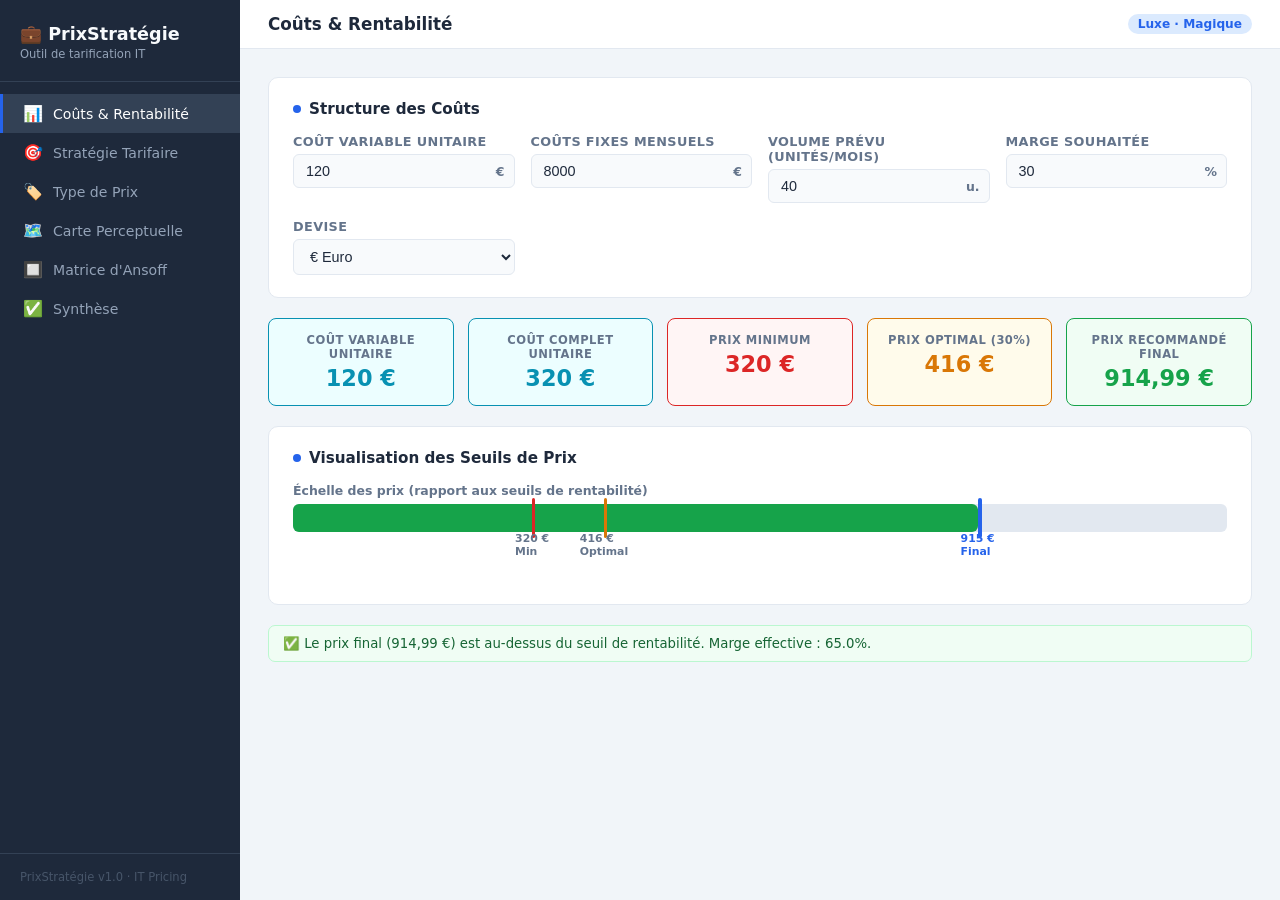
<file: src/main/resources/static/index.html>
<!DOCTYPE html>
<html lang="fr">
<head>
  <meta charset="UTF-8" />
  <meta name="viewport" content="width=device-width, initial-scale=1.0" />
  <title>PrixStratégie — Outil de Tarification IT</title>
  <style>
    :root {
      --primary:   #2563eb; --primary-d: #1d4ed8;
      --success:   #16a34a; --warning:   #d97706;
      --danger:    #dc2626; --info:      #0891b2;
      --bg:        #f1f5f9; --card:      #ffffff;
      --border:    #e2e8f0; --text:      #1e293b;
      --muted:     #64748b; --sidebar:   #1e293b; --sidebar-a: #334155;
    }
    *, *::before, *::after { box-sizing: border-box; margin: 0; padding: 0; }
    body { font-family: 'Segoe UI', system-ui, sans-serif; background: var(--bg); color: var(--text); min-height: 100vh; }
    .app { display: flex; min-height: 100vh; }

    /* Sidebar */
    .sidebar { width: 240px; min-height: 100vh; background: var(--sidebar); color: #f8fafc; display: flex; flex-direction: column; position: fixed; top: 0; left: 0; z-index: 100; }
    .sidebar-brand { padding: 24px 20px 20px; border-bottom: 1px solid var(--sidebar-a); }
    .sidebar-brand h1 { font-size: 1.1rem; font-weight: 700; color: #f8fafc; }
    .sidebar-brand p  { font-size: 0.72rem; color: #94a3b8; margin-top: 3px; }
    .sidebar-nav { padding: 12px 0; flex: 1; }
    .nav-item { display: flex; align-items: center; gap: 10px; padding: 10px 20px; cursor: pointer; font-size: 0.88rem; color: #94a3b8; transition: all 0.15s; border-left: 3px solid transparent; user-select: none; }
    .nav-item:hover  { background: var(--sidebar-a); color: #f1f5f9; }
    .nav-item.active { background: var(--sidebar-a); color: #fff; border-left-color: var(--primary); }
    .nav-icon { font-size: 1rem; width: 20px; text-align: center; }
    .sidebar-footer { padding: 16px 20px; border-top: 1px solid var(--sidebar-a); font-size: 0.72rem; color: #475569; }

    /* Main */
    .main { margin-left: 240px; flex: 1; display: flex; flex-direction: column; }
    .topbar { background: var(--card); border-bottom: 1px solid var(--border); padding: 14px 28px; display: flex; align-items: center; justify-content: space-between; position: sticky; top: 0; z-index: 50; }
    .topbar h2 { font-size: 1.05rem; font-weight: 600; }
    .topbar .badge-strategy { font-size: 0.76rem; padding: 3px 10px; border-radius: 20px; background: #dbeafe; color: var(--primary); font-weight: 600; }
    .content { padding: 28px; }

    /* Cards */
    .card { background: var(--card); border: 1px solid var(--border); border-radius: 10px; padding: 22px 24px; margin-bottom: 20px; }
    .card-title { font-size: 0.95rem; font-weight: 700; margin-bottom: 16px; display: flex; align-items: center; gap: 8px; }
    .card-title .dot { width: 8px; height: 8px; border-radius: 50%; background: var(--primary); }

    /* Forms */
    .form-grid { display: grid; grid-template-columns: repeat(auto-fill, minmax(200px, 1fr)); gap: 16px; }
    .form-group { display: flex; flex-direction: column; gap: 5px; }
    label { font-size: 0.8rem; font-weight: 600; color: var(--muted); text-transform: uppercase; letter-spacing: 0.03em; }
    input[type=number], input[type=text], select { border: 1px solid var(--border); border-radius: 6px; padding: 8px 12px; font-size: 0.9rem; color: var(--text); background: #f8fafc; transition: border 0.15s; }
    input[type=number]:focus, input[type=text]:focus, select:focus { outline: none; border-color: var(--primary); background: #fff; }
    .input-unit { position: relative; }
    .input-unit input { padding-right: 36px; width: 100%; }
    .unit-label { position: absolute; right: 10px; top: 50%; transform: translateY(-50%); font-size: 0.78rem; color: var(--muted); font-weight: 600; pointer-events: none; }

    /* Option cards */
    .option-grid { display: grid; grid-template-columns: repeat(auto-fill, minmax(200px, 1fr)); gap: 12px; }
    .option-card { border: 2px solid var(--border); border-radius: 8px; padding: 14px; cursor: pointer; transition: all 0.15s; user-select: none; }
    .option-card:hover, .option-card.selected { border-color: var(--primary); background: #eff6ff; }
    .option-card .option-icon { font-size: 1.5rem; margin-bottom: 6px; }
    .option-card .option-name { font-weight: 700; font-size: 0.9rem; }
    .option-card .option-desc { font-size: 0.78rem; color: var(--muted); margin-top: 4px; line-height: 1.4; }
    .option-card.selected .option-name { color: var(--primary); }

    /* KPIs */
    .kpi-row { display: grid; grid-template-columns: repeat(auto-fill, minmax(160px, 1fr)); gap: 14px; margin-bottom: 20px; }
    .kpi { background: var(--card); border: 1px solid var(--border); border-radius: 8px; padding: 14px 16px; text-align: center; }
    .kpi .kpi-label { font-size: 0.72rem; color: var(--muted); text-transform: uppercase; font-weight: 600; letter-spacing: 0.04em; }
    .kpi .kpi-value { font-size: 1.4rem; font-weight: 800; margin-top: 4px; }
    .kpi.danger  { border-color: var(--danger);  background: #fff5f5; } .kpi.danger  .kpi-value { color: var(--danger); }
    .kpi.warning { border-color: var(--warning); background: #fffbeb; } .kpi.warning .kpi-value { color: var(--warning); }
    .kpi.success { border-color: var(--success); background: #f0fdf4; } .kpi.success .kpi-value { color: var(--success); }
    .kpi.info    { border-color: var(--info);    background: #ecfeff; } .kpi.info    .kpi-value { color: var(--info); }

    /* Price bar */
    .price-bar-track { height: 28px; background: #e2e8f0; border-radius: 6px; position: relative; overflow: visible; }
    .price-bar-fill  { height: 100%; border-radius: 6px; transition: width 0.4s ease; }
    .price-bar-marker { position: absolute; top: -6px; width: 3px; height: 40px; border-radius: 2px; }
    .price-bar-label  { position: absolute; top: 34px; font-size: 0.68rem; color: var(--muted); transform: translateX(-50%); white-space: nowrap; font-weight: 600; }

    /* Alerts */
    .alert { border-radius: 7px; padding: 10px 14px; font-size: 0.83rem; display: flex; align-items: flex-start; gap: 8px; margin-top: 10px; }
    .alert-danger  { background: #fef2f2; border: 1px solid #fecaca; color: #991b1b; }
    .alert-warning { background: #fffbeb; border: 1px solid #fde68a; color: #92400e; }
    .alert-success { background: #f0fdf4; border: 1px solid #bbf7d0; color: #166534; }
    .alert-info    { background: #ecfeff; border: 1px solid #a5f3fc; color: #164e63; }

    /* Pages */
    .page { display: none; } .page.active { display: block; }

    /* Tables */
    .segments-table { width: 100%; border-collapse: collapse; font-size: 0.85rem; }
    .segments-table th { background: #f8fafc; font-weight: 700; padding: 8px 10px; text-align: left; border-bottom: 2px solid var(--border); }
    .segments-table td { padding: 6px 10px; border-bottom: 1px solid var(--border); }
    .segments-table input { width: 100%; border: 1px solid var(--border); border-radius: 4px; padding: 5px 8px; font-size: 0.83rem; }
    .synth-table { width: 100%; border-collapse: collapse; font-size: 0.85rem; }
    .synth-table th { padding: 9px 12px; text-align: left; background: #f8fafc; font-weight: 700; border-bottom: 2px solid var(--border); }
    .synth-table td { padding: 9px 12px; border-bottom: 1px solid var(--border); }
    .synth-table tr:last-child td { border-bottom: none; }

    /* Buttons */
    .btn { display: inline-flex; align-items: center; gap: 6px; padding: 8px 16px; border-radius: 6px; font-size: 0.85rem; font-weight: 600; cursor: pointer; border: none; transition: all 0.15s; }
    .btn-primary { background: var(--primary); color: #fff; } .btn-primary:hover { background: var(--primary-d); }
    .btn-outline { background: transparent; color: var(--primary); border: 1px solid var(--primary); } .btn-outline:hover { background: #eff6ff; }
    .btn-sm { padding: 4px 10px; font-size: 0.78rem; }
    .btn-danger-sm { background: #fef2f2; color: var(--danger); border: 1px solid #fecaca; padding: 3px 8px; font-size: 0.75rem; border-radius: 4px; cursor: pointer; }

    /* Tags */
    .tag { display: inline-block; padding: 2px 8px; border-radius: 12px; font-size: 0.72rem; font-weight: 700; }
    .tag-blue { background: #dbeafe; color: #1e40af; } .tag-green  { background: #dcfce7; color: #166534; }
    .tag-amber{ background: #fef3c7; color: #92400e; } .tag-red    { background: #fee2e2; color: #991b1b; }
    .tag-purple{ background: #ede9fe; color: #5b21b6; }

    /* Perceptual map */
    #perceptual-canvas-wrap { position: relative; width: 100%; padding-bottom: 56%; border: 1px solid var(--border); border-radius: 8px; overflow: hidden; background: #fafcff; }
    #perceptual-canvas-wrap canvas { position: absolute; top: 0; left: 0; width: 100%; height: 100%; }
    .axis-label { position: absolute; font-size: 0.7rem; font-weight: 700; color: var(--muted); text-transform: uppercase; letter-spacing: 0.06em; }
    .competitors-form { display: grid; grid-template-columns: repeat(auto-fill, minmax(260px, 1fr)); gap: 10px; margin-top: 12px; }
    .competitor-row { display: flex; gap: 10px; align-items: flex-start; background: #f8fafc; border: 1px solid var(--border); border-radius: 6px; padding: 10px 12px; }
    .competitor-row input[type=text], .competitor-row input[type=number] { border: 1px solid var(--border); border-radius: 4px; padding: 5px 8px; font-size: 0.82rem; background: #fff; width: 100%; }
    .competitor-row input[type=color] { width: 30px; height: 30px; padding: 2px; border-radius: 4px; cursor: pointer; flex: 0 0 30px; margin-top: 2px; border: 1px solid var(--border); }

    /* Ansoff */
    .ansoff-layout { display: flex; gap: 20px; flex-wrap: wrap; }
    .ansoff-main  { flex: 1 1 420px; } .ansoff-panel { flex: 0 1 300px; min-width: 240px; }
    .ansoff-col-headers { display: grid; grid-template-columns: 1fr 1fr; gap: 3px; margin-bottom: 3px; text-align: center; }
    .ansoff-col-header { font-size: 0.7rem; font-weight: 700; color: var(--muted); text-transform: uppercase; letter-spacing: 0.05em; padding: 4px 8px; background: #f8fafc; border-radius: 4px; }
    .ansoff-row-wrap { display: flex; gap: 6px; align-items: stretch; }
    .ansoff-row-label { writing-mode: vertical-rl; text-orientation: mixed; transform: rotate(180deg); font-size: 0.68rem; font-weight: 700; color: var(--muted); text-transform: uppercase; letter-spacing: 0.05em; display: flex; align-items: center; justify-content: center; min-width: 16px; }
    .ansoff-grid { flex: 1; display: grid; grid-template-columns: 1fr 1fr; grid-template-rows: 1fr 1fr; gap: 3px; background: var(--border); border-radius: 8px; overflow: hidden; border: 2px solid var(--border); }
    .ansoff-cell { padding: 16px 14px; cursor: pointer; transition: all 0.15s; position: relative; min-height: 150px; }
    .ansoff-cell:hover { filter: brightness(0.94); } .ansoff-cell.active { box-shadow: inset 0 0 0 3px var(--primary); }
    .ansoff-q-pen { background: #f0fdf4; } .ansoff-q-mkt { background: #fefce8; }
    .ansoff-q-prd { background: #eff6ff; } .ansoff-q-div { background: #fff1f2; }
    .ansoff-risk { display: inline-block; padding: 2px 7px; border-radius: 10px; font-size: 0.68rem; font-weight: 700; margin-bottom: 5px; }
    .ansoff-q-name { font-weight: 800; font-size: 0.88rem; margin-bottom: 2px; }
    .ansoff-q-sub  { font-size: 0.7rem; color: var(--muted); margin-bottom: 6px; }
    .ansoff-q-desc { font-size: 0.76rem; line-height: 1.4; color: #374151; }
    .ansoff-dots { display: flex; flex-wrap: wrap; gap: 3px; margin-top: 8px; }
    .ansoff-dot  { width: 8px; height: 8px; border-radius: 50%; background: var(--primary); }
    .ansoff-axis-x { display: flex; justify-content: space-between; font-size: 0.68rem; font-weight: 700; color: var(--muted); text-transform: uppercase; letter-spacing: 0.04em; margin-top: 6px; padding: 0 2px; }

    /* Responsive */
    @media (max-width: 900px) { .sidebar { width: 200px; } .main { margin-left: 200px; } }
    @media (max-width: 640px) {
      .sidebar { width: 100%; min-height: auto; position: relative; flex-direction: row; }
      .sidebar-nav { display: flex; padding: 0; overflow-x: auto; }
      .nav-item { padding: 12px 14px; border-left: none; border-bottom: 3px solid transparent; white-space: nowrap; }
      .nav-item.active { border-left: none; border-bottom-color: var(--primary); }
      .sidebar-brand, .sidebar-footer { display: none; }
      .main { margin-left: 0; }
    }
  </style>
</head>
<body>
<div class="app">

  <!-- ── SIDEBAR ── -->
  <aside class="sidebar">
    <div class="sidebar-brand">
      <h1>💼 PrixStratégie</h1>
      <p>Outil de tarification IT</p>
    </div>
    <nav class="sidebar-nav">
      <div class="nav-item active" data-page="costs">      <span class="nav-icon">📊</span> Coûts &amp; Rentabilité</div>
      <div class="nav-item" data-page="strategy">   <span class="nav-icon">🎯</span> Stratégie Tarifaire</div>
      <div class="nav-item" data-page="pricetype">  <span class="nav-icon">🏷️</span> Type de Prix</div>
      <div class="nav-item" data-page="positioning"><span class="nav-icon">🗺️</span> Carte Perceptuelle</div>
      <div class="nav-item" data-page="ansoff">     <span class="nav-icon">🔲</span> Matrice d'Ansoff</div>
      <div class="nav-item" data-page="synthesis">  <span class="nav-icon">✅</span> Synthèse</div>
    </nav>
    <div class="sidebar-footer">PrixStratégie v1.0 · IT Pricing</div>
  </aside>

  <!-- ── MAIN ── -->
  <main class="main">
    <div class="topbar">
      <h2 id="page-title">Coûts &amp; Rentabilité</h2>
      <span class="badge-strategy" id="topbar-summary">Aucune stratégie sélectionnée</span>
    </div>
    <div class="content">

      <!-- PAGE 1 — COÛTS -->
      <div id="page-costs" class="page active">
        <div class="card">
          <div class="card-title"><span class="dot"></span> Structure des Coûts</div>
          <div class="form-grid">
            <div class="form-group">
              <label>Coût variable unitaire</label>
              <div class="input-unit"><input type="number" id="var-cost" value="120" min="0" step="0.01" /><span class="unit-label">€</span></div>
            </div>
            <div class="form-group">
              <label>Coûts fixes mensuels</label>
              <div class="input-unit"><input type="number" id="fixed-cost" value="8000" min="0" step="1" /><span class="unit-label">€</span></div>
            </div>
            <div class="form-group">
              <label>Volume prévu (unités/mois)</label>
              <div class="input-unit"><input type="number" id="volume" value="40" min="1" step="1" /><span class="unit-label">u.</span></div>
            </div>
            <div class="form-group">
              <label>Marge souhaitée</label>
              <div class="input-unit"><input type="number" id="margin" value="30" min="0" max="500" step="0.5" /><span class="unit-label">%</span></div>
            </div>
            <div class="form-group">
              <label>Devise</label>
              <select id="currency">
                <option value="€">€ Euro</option>
                <option value="$">$ Dollar</option>
                <option value="£">£ Livre</option>
                <option value="CHF">CHF Franc</option>
              </select>
            </div>
          </div>
        </div>
        <div class="kpi-row" id="cost-kpis"></div>
        <div class="card">
          <div class="card-title"><span class="dot"></span> Visualisation des Seuils de Prix</div>
          <div id="price-bar-viz"></div>
        </div>
        <div id="cost-alerts"></div>
      </div>

      <!-- PAGE 2 — STRATÉGIE -->
      <div id="page-strategy" class="page">
        <div class="card">
          <div class="card-title"><span class="dot"></span> Choisissez votre Stratégie</div>
          <div class="option-grid" id="strategy-options">
            <div class="option-card selected" data-strategy="luxury">
              <div class="option-icon">💎</div><div class="option-name">Luxe / Premium</div>
              <div class="option-desc">Prix élevé pour positionner l'offre comme exclusive, haut de gamme. Marges fortes, volume limité.</div>
            </div>
            <div class="option-card" data-strategy="penetration">
              <div class="option-icon">🚀</div><div class="option-name">Pénétration</div>
              <div class="option-desc">Prix bas pour conquérir rapidement des parts de marché. Marges courtes, volume élevé.</div>
            </div>
            <div class="option-card" data-strategy="alignment">
              <div class="option-icon">⚖️</div><div class="option-name">Alignement Marché</div>
              <div class="option-desc">Prix aligné sur les concurrents. Positionnement neutre, compétitif.</div>
            </div>
            <div class="option-card" data-strategy="discriminatory">
              <div class="option-icon">🎚️</div><div class="option-name">Discriminatoire</div>
              <div class="option-desc">Tarification différenciée par segment de clientèle (Starter, Pro, Enterprise).</div>
            </div>
          </div>
        </div>
        <div id="strategy-config"></div>
        <div class="card">
          <div class="card-title"><span class="dot"></span> Impact sur le Prix</div>
          <div id="strategy-impact"></div>
        </div>
      </div>

      <!-- PAGE 3 — TYPE DE PRIX -->
      <div id="page-pricetype" class="page">
        <div class="card">
          <div class="card-title"><span class="dot"></span> Choisissez votre Type de Prix</div>
          <div class="option-grid" id="pricetype-options">
            <div class="option-card selected" data-pricetype="magic">
              <div class="option-icon">✨</div><div class="option-name">Prix Magique</div>
              <div class="option-desc">Termine en ,99 ou ,95. Ex: 299 € → 299,99 €. Effet psychologique d'attraction.</div>
            </div>
            <div class="option-card" data-pricetype="psychological">
              <div class="option-icon">🧠</div><div class="option-name">Prix Psychologique</div>
              <div class="option-desc">Arrondi juste en dessous d'un palier symbolique. Ex: 1 000 € → 997 €.</div>
            </div>
            <div class="option-card" data-pricetype="rounded">
              <div class="option-icon">🔵</div><div class="option-name">Prix Arrondi</div>
              <div class="option-desc">Nombre entier propre. Ex: 312 € → 300 € ou 320 €. Perception de confiance et sérieux.</div>
            </div>
          </div>
        </div>
        <div class="card">
          <div class="card-title"><span class="dot"></span> Transformation du Prix</div>
          <div id="price-transform"></div>
        </div>
      </div>

      <!-- PAGE 4 — CARTE PERCEPTUELLE -->
      <div id="page-positioning" class="page">
        <div class="card">
          <div class="card-title"><span class="dot"></span> Configurer les Axes et Acteurs</div>
          <div class="form-grid" style="margin-bottom:14px;">
            <div class="form-group"><label>Axe X — Libellé Gauche</label><input type="text" id="axis-x-left" value="Bas Prix" /></div>
            <div class="form-group"><label>Axe X — Libellé Droite</label><input type="text" id="axis-x-right" value="Haut Prix" /></div>
            <div class="form-group"><label>Axe Y — Libellé Bas</label><input type="text" id="axis-y-bottom" value="Faible Qualité" /></div>
            <div class="form-group"><label>Axe Y — Libellé Haut</label><input type="text" id="axis-y-top" value="Haute Qualité" /></div>
          </div>
          <div style="display:flex;gap:16px;align-items:center;flex-wrap:wrap;margin-bottom:16px;">
            <div class="form-group" style="flex:0 0 auto;">
              <label>Ma Position X (0–100)</label>
              <div class="input-unit" style="width:120px;"><input type="number" id="my-x" value="60" min="0" max="100" step="1" /></div>
            </div>
            <div class="form-group" style="flex:0 0 auto;">
              <label>Ma Position Y (0–100)</label>
              <div class="input-unit" style="width:120px;"><input type="number" id="my-y" value="75" min="0" max="100" step="1" /></div>
            </div>
            <div class="form-group" style="flex:0 0 auto;">
              <label>Nom de mon entreprise</label>
              <input type="text" id="my-name" value="Mon Entreprise" style="width:180px;" />
            </div>
          </div>
          <div style="display:flex;align-items:center;justify-content:space-between;margin-bottom:8px;">
            <label>Concurrents</label>
            <button class="btn btn-outline btn-sm" onclick="addCompetitor()">+ Ajouter</button>
          </div>
          <div id="competitors-list" class="competitors-form"></div>
        </div>
        <div class="card">
          <div class="card-title"><span class="dot"></span> Carte Perceptuelle</div>
          <div id="perceptual-canvas-wrap">
            <canvas id="perceptual-canvas"></canvas>
            <span class="axis-label" id="lbl-x-left"   style="bottom:46%;left:4px;"></span>
            <span class="axis-label" id="lbl-x-right"  style="bottom:46%;right:4px;text-align:right;"></span>
            <span class="axis-label" id="lbl-y-top"    style="top:4px;left:50%;transform:translateX(-50%);"></span>
            <span class="axis-label" id="lbl-y-bottom" style="bottom:4px;left:50%;transform:translateX(-50%);"></span>
          </div>
        </div>
        <div class="card">
          <div class="card-title"><span class="dot"></span> Analyse du Positionnement</div>
          <div id="positioning-analysis"></div>
        </div>
      </div>

      <!-- PAGE 5 — MATRICE D'ANSOFF -->
      <div id="page-ansoff" class="page">
        <div class="ansoff-layout">
          <div class="ansoff-main">
            <div class="card">
              <div class="card-title"><span class="dot"></span> Matrice d'Ansoff — Marchés × Produits</div>
              <div style="margin-left:22px;">
                <div class="ansoff-col-headers">
                  <div class="ansoff-col-header">Produit Existant</div>
                  <div class="ansoff-col-header">Nouveau Produit</div>
                </div>
              </div>
              <div class="ansoff-row-wrap">
                <div style="display:flex;flex-direction:column;gap:3px;min-width:20px;">
                  <div class="ansoff-row-label" style="flex:1;">Nouveau Marché</div>
                  <div class="ansoff-row-label" style="flex:1;">Marché Existant</div>
                </div>
                <div style="flex:1;">
                  <div class="ansoff-grid">
                    <div class="ansoff-cell ansoff-q-mkt" data-quadrant="market-dev">
                      <span class="ansoff-risk" style="background:#fef9c3;color:#854d0e;">⚡ Risque Moyen</span>
                      <div class="ansoff-q-name">Développement de Marché</div>
                      <div class="ansoff-q-sub">Nouveau marché · Produit existant</div>
                      <div class="ansoff-q-desc">Expansion vers de nouveaux segments ou géographies avec l'offre actuelle.</div>
                      <div class="ansoff-dots" id="dots-market-dev"></div>
                    </div>
                    <div class="ansoff-cell ansoff-q-div" data-quadrant="diversification">
                      <span class="ansoff-risk" style="background:#fee2e2;color:#991b1b;">🔴 Risque Élevé</span>
                      <div class="ansoff-q-name">Diversification</div>
                      <div class="ansoff-q-sub">Nouveau marché · Nouveau produit</div>
                      <div class="ansoff-q-desc">Stratégie la plus risquée. Nouvelle offre vers un segment inconnu.</div>
                      <div class="ansoff-dots" id="dots-diversification"></div>
                    </div>
                    <div class="ansoff-cell ansoff-q-pen active" data-quadrant="penetration">
                      <span class="ansoff-risk" style="background:#dcfce7;color:#166534;">🟢 Risque Faible</span>
                      <div class="ansoff-q-name">Pénétration de Marché</div>
                      <div class="ansoff-q-sub">Marché existant · Produit existant</div>
                      <div class="ansoff-q-desc">Augmenter la part de marché avec les produits actuels. Fidélisation, prix agressifs.</div>
                      <div class="ansoff-dots" id="dots-penetration"></div>
                    </div>
                    <div class="ansoff-cell ansoff-q-prd" data-quadrant="product-dev">
                      <span class="ansoff-risk" style="background:#dbeafe;color:#1e40af;">🔵 Risque Moyen</span>
                      <div class="ansoff-q-name">Développement de Produit</div>
                      <div class="ansoff-q-sub">Marché existant · Nouveau produit</div>
                      <div class="ansoff-q-desc">Nouvelle offre pour les clients actuels. Attention au risque de <strong>cannibalisation</strong>.</div>
                      <div class="ansoff-dots" id="dots-product-dev"></div>
                    </div>
                  </div>
                  <div class="ansoff-axis-x">
                    <span>← Existant</span>
                    <span style="font-weight:400;letter-spacing:0;text-transform:none;">PRODUITS</span>
                    <span>Nouveau →</span>
                  </div>
                </div>
              </div>
            </div>
          </div>
          <div class="ansoff-panel">
            <div class="card" style="position:sticky;top:70px;">
              <div class="card-title"><span class="dot"></span> Détail Stratégie</div>
              <div id="ansoff-detail"></div>
            </div>
          </div>
        </div>
        <div class="card">
          <div class="card-title" style="justify-content:space-between;">
            <span><span class="dot" style="display:inline-block;margin-right:8px;width:8px;height:8px;border-radius:50%;background:var(--primary);"></span>Mes Initiatives &amp; Produits</span>
            <button class="btn btn-outline btn-sm" onclick="addAnsoffInitiative()">+ Ajouter</button>
          </div>
          <div id="ansoff-initiatives-list"></div>
        </div>
        <div class="card">
          <div class="card-title"><span class="dot"></span> Analyse des Risques &amp; Recommandations Tarifaires</div>
          <div id="ansoff-risk"></div>
        </div>
      </div>

      <!-- PAGE 6 — SYNTHÈSE -->
      <div id="page-synthesis" class="page">
        <div class="kpi-row" id="synth-kpis"></div>
        <div class="card">
          <div class="card-title"><span class="dot"></span> Récapitulatif des Choix</div>
          <table class="synth-table" id="synth-table"></table>
        </div>
        <div class="card">
          <div class="card-title"><span class="dot"></span> Prix Final Recommandé</div>
          <div id="final-price-recommendation"></div>
        </div>
        <div class="card">
          <div class="card-title"><span class="dot"></span> Validation des Seuils</div>
          <div id="synth-validation"></div>
        </div>
      </div>

    </div><!-- /content -->
  </main>
</div><!-- /app -->

<script>
// ── STATE ────────────────────────────────────────────────────
const state = {
  strategy: 'luxury',
  pricetype: 'magic',
  alignmentPrice: null,
  segments: [
    { name: 'Starter',    multiplier: 0.7 },
    { name: 'Pro',        multiplier: 1.0 },
    { name: 'Enterprise', multiplier: 1.6 },
  ],
  competitors: [
    { name: 'Concurrent A', x: 50, y: 55, color: '#ef4444' },
    { name: 'Concurrent B', x: 80, y: 85, color: '#f97316' },
    { name: 'Concurrent C', x: 25, y: 40, color: '#8b5cf6' },
  ],
  ansoffQuadrant: 'penetration',
  ansoffInitiatives: [
    { name: 'Offre SaaS Core',      quadrant: 'penetration', description: '' },
    { name: 'Module Analytics Pro', quadrant: 'product-dev', description: '' },
  ],
};

// ── UTILS ────────────────────────────────────────────────────
function currency() { return document.getElementById('currency')?.value ?? '€'; }
function fmt(n) { return n.toLocaleString('fr-FR', { minimumFractionDigits: 2, maximumFractionDigits: 2 }) + ' ' + currency(); }

function getInputs() {
  return {
    varCost:   parseFloat(document.getElementById('var-cost').value)   || 0,
    fixedCost: parseFloat(document.getElementById('fixed-cost').value) || 0,
    volume:    parseFloat(document.getElementById('volume').value)     || 1,
    margin:    parseFloat(document.getElementById('margin').value)     || 0,
  };
}

function calcCosts() {
  const { varCost, fixedCost, volume, margin } = getInputs();
  const costPerUnit  = varCost + fixedCost / volume;
  const minPrice     = costPerUnit;
  const optimalPrice = costPerUnit * (1 + margin / 100);
  return { varCost, fixedCost, volume, margin, costPerUnit, minPrice, optimalPrice };
}

function strategyPrice(optimalPrice) {
  switch (state.strategy) {
    case 'luxury':         return optimalPrice * 2.2;
    case 'penetration':    return optimalPrice * 1.05;
    case 'alignment':      return state.alignmentPrice != null ? state.alignmentPrice : optimalPrice;
    case 'discriminatory': return optimalPrice;
    default:               return optimalPrice;
  }
}

function applyPriceType(price) {
  switch (state.pricetype) {
    case 'magic': {
      const base = Math.floor(price);
      return base > 0 ? base - 0.01 : 0.99;
    }
    case 'psychological': {
      const thresholds = [1,2,5,10,20,50,100,200,500,1000,2000,5000,10000,20000,50000];
      let t = thresholds.find(t => t > price);
      if (!t) t = Math.ceil(price / 1000) * 1000;
      return t - 3;
    }
    case 'rounded': {
      if (price <= 0) return 0;
      const mag  = Math.pow(10, Math.floor(Math.log10(price)));
      const step = mag >= 1000 ? 500 : mag >= 100 ? 50 : mag >= 10 ? 5 : 1;
      return Math.round(price / step) * step;
    }
    default: return price;
  }
}

function finalPrice() {
  const { optimalPrice } = calcCosts();
  return applyPriceType(strategyPrice(optimalPrice));
}

// ── PAGE: COSTS ──────────────────────────────────────────────
function renderCosts() {
  const { varCost, fixedCost, volume, margin, costPerUnit, minPrice, optimalPrice } = calcCosts();
  const cur = currency();
  const fp  = finalPrice();

  document.getElementById('cost-kpis').innerHTML = `
    <div class="kpi info"><div class="kpi-label">Coût Variable Unitaire</div><div class="kpi-value">${varCost.toLocaleString('fr-FR',{maximumFractionDigits:2})} ${cur}</div></div>
    <div class="kpi info"><div class="kpi-label">Coût Complet Unitaire</div><div class="kpi-value">${costPerUnit.toLocaleString('fr-FR',{maximumFractionDigits:2})} ${cur}</div></div>
    <div class="kpi danger"><div class="kpi-label">Prix Minimum</div><div class="kpi-value">${minPrice.toLocaleString('fr-FR',{maximumFractionDigits:2})} ${cur}</div></div>
    <div class="kpi warning"><div class="kpi-label">Prix Optimal (${margin}%)</div><div class="kpi-value">${optimalPrice.toLocaleString('fr-FR',{maximumFractionDigits:2})} ${cur}</div></div>
    <div class="kpi success"><div class="kpi-label">Prix Recommandé Final</div><div class="kpi-value">${fp.toLocaleString('fr-FR',{maximumFractionDigits:2})} ${cur}</div></div>
  `;

  const max = Math.max(optimalPrice * 3, fp * 1.1);
  const toW = v => Math.min(100, (v / max) * 100).toFixed(1);
  document.getElementById('price-bar-viz').innerHTML = `
    <div style="margin-bottom:50px;">
      <div style="font-size:0.78rem;color:var(--muted);margin-bottom:6px;font-weight:600;">Échelle des prix (rapport aux seuils de rentabilité)</div>
      <div class="price-bar-track">
        <div class="price-bar-fill" style="width:${toW(fp)}%;background:${fp<minPrice?'var(--danger)':fp<optimalPrice?'var(--warning)':'var(--success)'};"></div>
        <div class="price-bar-marker" style="left:${toW(minPrice)}%;background:var(--danger);"><span class="price-bar-label">${minPrice.toFixed(0)} ${cur}<br/>Min</span></div>
        <div class="price-bar-marker" style="left:${toW(optimalPrice)}%;background:var(--warning);"><span class="price-bar-label">${optimalPrice.toFixed(0)} ${cur}<br/>Optimal</span></div>
        <div class="price-bar-marker" style="left:${toW(fp)}%;background:var(--primary);width:4px;"><span class="price-bar-label" style="color:var(--primary);font-weight:800;">${fp.toFixed(0)} ${cur}<br/>Final</span></div>
      </div>
    </div>`;

  const margEff = (((fp - costPerUnit) / fp) * 100).toFixed(1);
  document.getElementById('cost-alerts').innerHTML = fp < minPrice
    ? `<div class="alert alert-danger">⛔ Le prix final (${fmt(fp)}) est en dessous du prix minimum de rentabilité (${fmt(minPrice)}). Vous perdez de l'argent.</div>`
    : fp < optimalPrice
    ? `<div class="alert alert-warning">⚠️ Le prix final (${fmt(fp)}) est en dessous du prix optimal (${fmt(optimalPrice)}). La marge souhaitée de ${margin}% n'est pas atteinte.</div>`
    : `<div class="alert alert-success">✅ Le prix final (${fmt(fp)}) est au-dessus du seuil de rentabilité. Marge effective : ${margEff}%.</div>`;
}

// ── PAGE: STRATEGY ───────────────────────────────────────────
function renderStrategy() {
  document.querySelectorAll('#strategy-options .option-card').forEach(el =>
    el.classList.toggle('selected', el.dataset.strategy === state.strategy));

  const { optimalPrice, minPrice } = calcCosts();
  const cur = currency();
  let configHtml = '';

  if (state.strategy === 'alignment') {
    const mp = state.alignmentPrice ?? optimalPrice;
    configHtml = `<div class="card"><div class="card-title"><span class="dot"></span> Prix du Marché (Concurrents)</div>
      <div class="form-grid"><div class="form-group"><label>Prix moyen concurrentiel</label>
      <div class="input-unit"><input type="number" id="alignment-price" value="${mp}" min="0" step="0.01"
        oninput="state.alignmentPrice=parseFloat(this.value)||null; renderAll();" /><span class="unit-label">${cur}</span></div>
      </div></div></div>`;
  }

  if (state.strategy === 'discriminatory') {
    const rows = state.segments.map((s, i) => {
      const p = applyPriceType(optimalPrice * s.multiplier);
      const status = p < minPrice ? '🔴 sous min' : p < optimalPrice ? '🟡 sous optimal' : '🟢 ok';
      return `<tr>
        <td><input type="text" value="${s.name}" oninput="state.segments[${i}].name=this.value; renderAll();" /></td>
        <td><input type="number" value="${s.multiplier}" min="0.1" step="0.05" oninput="state.segments[${i}].multiplier=parseFloat(this.value)||1; renderAll();" /></td>
        <td><strong>${fmt(optimalPrice * s.multiplier)}</strong></td>
        <td><strong>${fmt(p)}</strong></td>
        <td>${status}</td>
        <td><button class="btn-danger-sm" onclick="removeSegment(${i})">✕</button></td>
      </tr>`;
    }).join('');
    configHtml = `<div class="card">
      <div class="card-title" style="justify-content:space-between;">
        <span><span class="dot" style="display:inline-block;margin-right:8px;"></span>Segments de Clientèle</span>
        <button class="btn btn-outline btn-sm" onclick="addSegment()">+ Segment</button>
      </div>
      <table class="segments-table">
        <thead><tr><th>Segment</th><th>Multiplicateur</th><th>Prix Base</th><th>Prix Final</th><th>Statut</th><th></th></tr></thead>
        <tbody>${rows}</tbody>
      </table></div>`;
  }

  document.getElementById('strategy-config').innerHTML = configHtml;

  const labels = { luxury:'Luxe / Premium', penetration:'Pénétration', alignment:'Alignement Marché', discriminatory:'Discriminatoire' };
  const mults  = { luxury:'×2.2', penetration:'×1.05', alignment:'= prix marché', discriminatory:'variable par segment' };
  const sp = strategyPrice(optimalPrice);

  document.getElementById('strategy-impact').innerHTML = `
    <div class="kpi-row">
      <div class="kpi info"><div class="kpi-label">Stratégie</div><div class="kpi-value" style="font-size:1rem;">${labels[state.strategy]}</div></div>
      <div class="kpi info"><div class="kpi-label">Facteur Appliqué</div><div class="kpi-value" style="font-size:1rem;">${mults[state.strategy]}</div></div>
      <div class="kpi warning"><div class="kpi-label">Prix Stratégique Brut</div><div class="kpi-value">${sp.toLocaleString('fr-FR',{maximumFractionDigits:2})} ${cur}</div></div>
      <div class="kpi success"><div class="kpi-label">Prix Final (avec type)</div><div class="kpi-value">${finalPrice().toLocaleString('fr-FR',{maximumFractionDigits:2})} ${cur}</div></div>
    </div>
    ${sp < minPrice ? `<div class="alert alert-danger">⛔ Le prix stratégique est inférieur au coût de production. Révisez vos paramètres.</div>` : ''}`;
}

function addSegment() { state.segments.push({ name: `Segment ${state.segments.length + 1}`, multiplier: 1.2 }); renderAll(); }
function removeSegment(i) { if (state.segments.length > 1) { state.segments.splice(i, 1); renderAll(); } }

// ── PAGE: PRICE TYPE ─────────────────────────────────────────
function renderPriceType() {
  document.querySelectorAll('#pricetype-options .option-card').forEach(el =>
    el.classList.toggle('selected', el.dataset.pricetype === state.pricetype));

  const { optimalPrice } = calcCosts();
  const cur       = currency();
  const stratBase = strategyPrice(optimalPrice);
  const fp        = applyPriceType(stratBase);

  const typeDesc = {
    magic:         'Réduit le prix de 0,01 pour obtenir un prix en X,99 — très utilisé en e-commerce et SaaS.',
    psychological: 'Place le prix juste en dessous d\'un palier symbolique (100, 500, 1 000...). Effet de "bon deal".',
    rounded:       'Prix entier net, perçu comme plus sérieux et professionnel. Recommandé pour les offres B2B IT.',
  }[state.pricetype];

  const rows = [stratBase * 0.7, stratBase * 0.85, stratBase, stratBase * 1.1].map(p => {
    const after = applyPriceType(p); const diff = after - p;
    return `<tr>
      <td>${p.toLocaleString('fr-FR',{minimumFractionDigits:2,maximumFractionDigits:2})} ${cur}</td><td>→</td>
      <td><strong>${after.toLocaleString('fr-FR',{minimumFractionDigits:2,maximumFractionDigits:2})} ${cur}</strong></td>
      <td style="color:${diff>=0?'var(--success)':'var(--danger)'};font-weight:600;">${diff>=0?'+':''}${diff.toLocaleString('fr-FR',{minimumFractionDigits:2,maximumFractionDigits:2})} ${cur}</td>
    </tr>`;
  }).join('');

  document.getElementById('price-transform').innerHTML = `
    <div class="alert alert-info" style="margin-bottom:16px;">💡 ${typeDesc}</div>
    <div style="display:flex;align-items:center;gap:32px;margin-bottom:20px;flex-wrap:wrap;">
      <div style="text-align:center;">
        <div style="font-size:0.75rem;color:var(--muted);font-weight:700;text-transform:uppercase;margin-bottom:4px;">Prix Stratégique Brut</div>
        <div style="font-size:2rem;font-weight:800;color:var(--muted);">${stratBase.toLocaleString('fr-FR',{minimumFractionDigits:2,maximumFractionDigits:2})} ${cur}</div>
      </div>
      <div style="font-size:2rem;color:var(--primary);">→</div>
      <div style="text-align:center;">
        <div style="font-size:0.75rem;color:var(--primary);font-weight:700;text-transform:uppercase;margin-bottom:4px;">Prix Final Appliqué</div>
        <div style="font-size:2.4rem;font-weight:900;color:var(--primary);">${fp.toLocaleString('fr-FR',{minimumFractionDigits:2,maximumFractionDigits:2})} ${cur}</div>
      </div>
    </div>
    <div style="font-size:0.82rem;color:var(--muted);margin-bottom:8px;font-weight:700;">Exemples à différents niveaux de prix :</div>
    <table class="segments-table"><thead><tr><th>Prix Brut</th><th></th><th>Après Transformation</th><th>Variation</th></tr></thead><tbody>${rows}</tbody></table>`;
}

// ── PAGE: POSITIONING ────────────────────────────────────────
function renderPositioning() {
  document.getElementById('lbl-x-left').textContent   = document.getElementById('axis-x-left').value;
  document.getElementById('lbl-x-right').textContent  = document.getElementById('axis-x-right').value;
  document.getElementById('lbl-y-top').textContent    = document.getElementById('axis-y-top').value;
  document.getElementById('lbl-y-bottom').textContent = document.getElementById('axis-y-bottom').value;

  document.getElementById('competitors-list').innerHTML = state.competitors.map((c, i) => `
    <div class="competitor-row">
      <input type="color" value="${c.color}" title="Couleur" oninput="state.competitors[${i}].color=this.value; renderPositioning();" />
      <div style="flex:1;display:flex;flex-direction:column;gap:4px;">
        <input type="text" value="${c.name}" placeholder="Nom du concurrent" oninput="state.competitors[${i}].name=this.value; renderPositioning();" />
        <div style="display:flex;gap:6px;align-items:center;">
          <label style="font-size:0.7rem;text-transform:none;letter-spacing:0;white-space:nowrap;">X (0–100)</label>
          <input type="number" value="${c.x}" min="0" max="100" style="width:64px;" oninput="state.competitors[${i}].x=parseFloat(this.value)||50; renderPositioning();" />
          <label style="font-size:0.7rem;text-transform:none;letter-spacing:0;white-space:nowrap;">Y (0–100)</label>
          <input type="number" value="${c.y}" min="0" max="100" style="width:64px;" oninput="state.competitors[${i}].y=parseFloat(this.value)||50; renderPositioning();" />
        </div>
      </div>
      <button class="btn-danger-sm" onclick="removeCompetitor(${i})" style="align-self:flex-start;">✕</button>
    </div>`).join('');

  drawPerceptualMap();
  renderPositioningAnalysis();
}

function drawPerceptualMap() {
  const wrap = document.getElementById('perceptual-canvas-wrap');
  const canvas = document.getElementById('perceptual-canvas');
  const W = wrap.clientWidth || 600;
  const H = wrap.clientHeight || W * 0.56;
  canvas.width = W; canvas.height = H;
  const ctx = canvas.getContext('2d');
  const pad = 48; const iW = W - pad * 2; const iH = H - pad * 2;

  ctx.clearRect(0, 0, W, H);
  ctx.strokeStyle = '#e2e8f0'; ctx.lineWidth = 1;
  for (let i = 1; i < 4; i++) {
    const gx = pad + (iW / 4) * i; const gy = pad + (iH / 4) * i;
    ctx.beginPath(); ctx.moveTo(gx, pad); ctx.lineTo(gx, pad + iH); ctx.stroke();
    ctx.beginPath(); ctx.moveTo(pad, gy); ctx.lineTo(pad + iW, gy); ctx.stroke();
  }
  ctx.strokeStyle = '#94a3b8'; ctx.lineWidth = 2;
  ctx.beginPath(); ctx.moveTo(pad, H/2);   ctx.lineTo(pad+iW, H/2); ctx.stroke();
  ctx.beginPath(); ctx.moveTo(W/2, pad);   ctx.lineTo(W/2, pad+iH); ctx.stroke();
  ctx.fillStyle = '#94a3b8';
  ctx.beginPath(); ctx.moveTo(pad+iW+6,H/2); ctx.lineTo(pad+iW-6,H/2-5); ctx.lineTo(pad+iW-6,H/2+5); ctx.fill();
  ctx.beginPath(); ctx.moveTo(W/2,pad-6);    ctx.lineTo(W/2-5,pad+6);    ctx.lineTo(W/2+5,pad+6);    ctx.fill();

  function plotDot(x100, y100, color, label, size = 10, isSelf = false) {
    const cx = pad + (x100 / 100) * iW;
    const cy = pad + ((100 - y100) / 100) * iH;
    if (isSelf) {
      ctx.beginPath(); ctx.arc(cx, cy, size+4, 0, Math.PI*2); ctx.fillStyle = color+'33'; ctx.fill();
      ctx.save(); ctx.translate(cx, cy); ctx.rotate(Math.PI/4); ctx.fillStyle = color;
      ctx.fillRect(-size/2, -size/2, size, size); ctx.restore();
    } else {
      ctx.beginPath(); ctx.arc(cx, cy, size, 0, Math.PI*2); ctx.fillStyle = color; ctx.fill();
      ctx.strokeStyle = '#fff'; ctx.lineWidth = 2; ctx.stroke();
    }
    ctx.font = isSelf ? 'bold 12px Segoe UI,sans-serif' : '11px Segoe UI,sans-serif';
    ctx.fillStyle = color; ctx.textAlign = 'center';
    const txtY = cy - size - 8;
    ctx.fillText(label, cx, txtY < pad ? cy + size + 14 : txtY);
  }

  state.competitors.forEach(c => plotDot(c.x, c.y, c.color, c.name, 9, false));
  plotDot(
    parseFloat(document.getElementById('my-x').value) || 60,
    parseFloat(document.getElementById('my-y').value) || 75,
    '#2563eb', document.getElementById('my-name').value || 'Moi', 11, true
  );
}

function renderPositioningAnalysis() {
  const myX = parseFloat(document.getElementById('my-x').value) || 60;
  const myY = parseFloat(document.getElementById('my-y').value) || 75;
  if (state.competitors.length === 0) {
    document.getElementById('positioning-analysis').innerHTML = '<p style="color:var(--muted)">Ajoutez des concurrents pour obtenir une analyse.</p>';
    return;
  }
  const distances = state.competitors.map(c => ({
    name: c.name,
    dist: Math.sqrt(Math.pow(myX-c.x,2)+Math.pow(myY-c.y,2)).toFixed(1),
    xDiff: (myX-c.x).toFixed(1), yDiff: (myY-c.y).toFixed(1),
  })).sort((a,b) => a.dist - b.dist);
  const closest = distances[0];
  const xLabel = myX > 50 ? document.getElementById('axis-x-right').value : document.getElementById('axis-x-left').value;
  const yLabel = myY > 50 ? document.getElementById('axis-y-top').value   : document.getElementById('axis-y-bottom').value;
  document.getElementById('positioning-analysis').innerHTML = `
    <div class="alert alert-info" style="margin-bottom:14px;">
      📍 Votre entreprise se positionne en <strong>"${xLabel} / ${yLabel}"</strong>.
      Le concurrent le plus proche est <strong>${closest.name}</strong> (distance : ${closest.dist} pts).
    </div>
    <table class="segments-table">
      <thead><tr><th>Concurrent</th><th>Distance</th><th>Écart X</th><th>Écart Y</th></tr></thead>
      <tbody>${distances.map(d=>`<tr>
        <td>${d.name}</td><td>${d.dist} pts</td>
        <td>${parseFloat(d.xDiff)>0?'+'+d.xDiff+' →':d.xDiff+' ←'} X</td>
        <td>${parseFloat(d.yDiff)>0?'+'+d.yDiff+' ↑':d.yDiff+' ↓'} Y</td>
      </tr>`).join('')}</tbody>
    </table>`;
}

function addCompetitor() {
  const colors = ['#ef4444','#f97316','#8b5cf6','#06b6d4','#10b981','#f59e0b','#ec4899'];
  state.competitors.push({ name:`Concurrent ${state.competitors.length+1}`, x:Math.round(20+Math.random()*60), y:Math.round(20+Math.random()*60), color:colors[state.competitors.length%colors.length] });
  renderPositioning();
}
function removeCompetitor(i) { state.competitors.splice(i,1); renderPositioning(); }

// ── PAGE: ANSOFF ─────────────────────────────────────────────
const ANSOFF = {
  penetration: {
    name:'Pénétration de Marché', icon:'📈', riskLabel:'Faible', riskBg:'#dcfce7', riskColor:'#166534', cannibalization:false,
    pricingStrategy:'Pénétration / Alignement',
    description:'Vendre davantage de vos produits/services <strong>existants</strong> sur votre <strong>marché actuel</strong>. Stratégie à faible risque — vous maîtrisez le produit et le marché.',
    actions:['Réduire les prix pour conquérir des clients concurrents','Intensifier les actions marketing et relances commerciales','Programmes de fidélisation (contracts long terme, SLA premium)',"Augmenter la fréquence d'utilisation (nouvelles licences, upsell)",'Acquisitions de petits concurrents sur le même marché'],
    pricing:"Prix compétitif ou agressif pour gagner des parts. Stratégie de pénétration ou d'alignement marché recommandée.",
  },
  'market-dev': {
    name:'Développement de Marché', icon:'🌍', riskLabel:'Moyen', riskBg:'#fef9c3', riskColor:'#854d0e', cannibalization:false,
    pricingStrategy:'Alignement / Premium selon marché',
    description:'Introduire vos <strong>produits existants</strong> sur de <strong>nouveaux marchés</strong> (géographies, nouveaux secteurs, nouveaux canaux). Risque modéré — le produit est connu.',
    actions:['Expansion géographique (nouvelles régions, pays)',"Ciblage de nouveaux secteurs d'activité (ex: santé, finance)",'Nouveaux canaux de distribution (revendeurs, marketplaces)','Localisation / adaptation légère de l\'offre','Partenariats stratégiques pour accéder au nouveau marché'],
    pricing:"Prix à adapter au pouvoir d'achat du nouveau marché. Un prix d'entrée attractif peut accélérer l'adoption.",
  },
  'product-dev': {
    name:'Développement de Produit', icon:'🔧', riskLabel:'Moyen', riskBg:'#dbeafe', riskColor:'#1e40af', cannibalization:true,
    pricingStrategy:'Discriminatoire / Premium',
    description:'Développer de <strong>nouvelles offres</strong> pour votre <strong>marché actuel</strong>. Risque de <strong>cannibalisation</strong> : les nouveaux produits peuvent réduire les ventes des anciens.',
    actions:['Nouvelles fonctionnalités ou modules complémentaires (add-ons)',"Version Next-Gen remplaçant progressivement l'offre actuelle",'Bundles et packages enrichis (upsell naturel)','R&D sur innovations incrémentales demandées par les clients','Migration assistée des clients vers la nouvelle offre'],
    pricing:'Tarification discriminatoire par version (Starter / Pro / Enterprise) pour éviter la cannibalisation. Prix premium si innovation différenciante.',
  },
  diversification: {
    name:'Diversification', icon:'🎲', riskLabel:'Élevé', riskBg:'#fee2e2', riskColor:'#991b1b', cannibalization:false,
    pricingStrategy:'Pénétration (lancement)',
    description:"Lancer de <strong>nouveaux produits</strong> sur de <strong>nouveaux marchés</strong>. Stratégie la plus risquée — ni le produit ni le marché ne sont maîtrisés. Requiert ressources importantes.",
    actions:["Diversification connexe (domaines proches du cœur de métier)",'Diversification conglomérale (nouveaux domaines sans lien)','Acquisitions stratégiques dans de nouveaux secteurs','Joint-ventures ou partenariats pour partager le risque','MVP et tests marché avant déploiement complet'],
    pricing:"Prix de lancement bas (pénétration) pour forcer l'adoption, puis augmentation progressive. Valider le consentement à payer avant de fixer le prix définitif.",
  },
};

function renderAnsoff() {
  document.querySelectorAll('.ansoff-cell').forEach(el =>
    el.classList.toggle('active', el.dataset.quadrant === state.ansoffQuadrant));
  ['penetration','market-dev','product-dev','diversification'].forEach(q => {
    const el = document.getElementById('dots-' + q);
    if (el) el.innerHTML = state.ansoffInitiatives.filter(i=>i.quadrant===q).map(i=>`<div class="ansoff-dot" title="${i.name}"></div>`).join('');
  });
  renderAnsoffDetail();
  renderAnsoffInitiativesList();
  renderAnsoffRisk();
}

function renderAnsoffDetail() {
  const d = ANSOFF[state.ansoffQuadrant]; if (!d) return;
  document.getElementById('ansoff-detail').innerHTML = `
    <div style="font-size:2rem;margin-bottom:8px;">${d.icon}</div>
    <div style="font-weight:800;font-size:1rem;margin-bottom:6px;">${d.name}</div>
    <div style="margin-bottom:10px;display:flex;flex-wrap:wrap;gap:5px;">
      <span class="tag" style="background:${d.riskBg};color:${d.riskColor};">Risque ${d.riskLabel}</span>
      ${d.cannibalization?'<span class="tag tag-amber">⚠️ Cannibalisation</span>':''}
    </div>
    <p style="font-size:0.82rem;line-height:1.55;margin-bottom:12px;">${d.description}</p>
    <div style="font-size:0.72rem;font-weight:700;color:var(--muted);text-transform:uppercase;margin-bottom:6px;">Actions Recommandées</div>
    <ul style="font-size:0.79rem;line-height:1.5;padding-left:16px;margin-bottom:12px;">${d.actions.map(a=>`<li style="margin-bottom:5px;">${a}</li>`).join('')}</ul>
    <div style="padding:10px 12px;background:#f0f9ff;border-left:3px solid var(--primary);border-radius:0 6px 6px 0;">
      <div style="font-size:0.7rem;font-weight:700;color:var(--primary);text-transform:uppercase;margin-bottom:3px;">💰 Stratégie Tarifaire Liée</div>
      <div style="font-size:0.8rem;font-weight:600;margin-bottom:3px;">${d.pricingStrategy}</div>
      <div style="font-size:0.78rem;color:var(--muted);">${d.pricing}</div>
    </div>`;
}

function renderAnsoffInitiativesList() {
  const el = document.getElementById('ansoff-initiatives-list');
  if (state.ansoffInitiatives.length === 0) { el.innerHTML = '<p style="color:var(--muted);font-size:0.85rem;text-align:center;padding:20px 0;">Aucune initiative. Cliquez sur "+ Ajouter".</p>'; return; }
  const qOpts = [['penetration','📈 Pénétration de Marché'],['market-dev','🌍 Développement de Marché'],['product-dev','🔧 Développement de Produit'],['diversification','🎲 Diversification']];
  el.innerHTML = `<table class="segments-table">
    <thead><tr><th>Initiative / Produit</th><th>Quadrant</th><th>Risque</th><th>Note</th><th></th></tr></thead>
    <tbody>${state.ansoffInitiatives.map((ini,i)=>{
      const d=ANSOFF[ini.quadrant];
      const opts=qOpts.map(([v,l])=>`<option value="${v}"${ini.quadrant===v?' selected':''}>${l}</option>`).join('');
      return `<tr>
        <td><input type="text" value="${ini.name}" oninput="state.ansoffInitiatives[${i}].name=this.value; renderAnsoff();" /></td>
        <td><select onchange="state.ansoffInitiatives[${i}].quadrant=this.value; renderAnsoff();" style="width:100%;">${opts}</select></td>
        <td><span class="tag" style="background:${d.riskBg};color:${d.riskColor};">${d.riskLabel}</span>${d.cannibalization?'<span class="tag tag-amber" style="margin-left:3px;">⚠️ Cannibal.</span>':''}</td>
        <td><input type="text" value="${ini.description}" placeholder="Note…" oninput="state.ansoffInitiatives[${i}].description=this.value;" /></td>
        <td><button class="btn-danger-sm" onclick="removeAnsoffInitiative(${i})">✕</button></td>
      </tr>`;
    }).join('')}</tbody></table>`;
}

function renderAnsoffRisk() {
  const el = document.getElementById('ansoff-risk');
  const byQ = {}; ['penetration','market-dev','product-dev','diversification'].forEach(q=>byQ[q]=state.ansoffInitiatives.filter(i=>i.quadrant===q));
  const total = state.ansoffInitiatives.length;
  let html = `<div class="kpi-row">
    <div class="kpi success"><div class="kpi-label">📈 Pénétration</div><div class="kpi-value">${byQ['penetration'].length}</div></div>
    <div class="kpi warning"><div class="kpi-label">🌍 Dev. Marché</div><div class="kpi-value">${byQ['market-dev'].length}</div></div>
    <div class="kpi info"><div class="kpi-label">🔧 Dev. Produit</div><div class="kpi-value">${byQ['product-dev'].length}</div></div>
    <div class="kpi danger"><div class="kpi-label">🎲 Diversification</div><div class="kpi-value">${byQ['diversification'].length}</div></div>
  </div>`;
  if (byQ['product-dev'].length>0) html+=`<div class="alert alert-warning" style="margin-top:4px;">⚠️ <strong>Risque de Cannibalisation :</strong> ${byQ['product-dev'].map(i=>`<strong>${i.name}</strong>`).join(', ')} cible(nt) le marché existant avec un nouveau produit. Utilisez une <strong>tarification discriminatoire</strong> pour protéger les revenus actuels.</div>`;
  if (byQ['diversification'].length>0) html+=`<div class="alert alert-danger" style="margin-top:6px;">🔴 <strong>Exposition Élevée — Diversification :</strong> ${byQ['diversification'].length} initiative(s) sur marchés et produits inconnus. Budgets R&amp;D et validation marché importants nécessaires.</div>`;
  if (total>0){const dominant=Object.entries(byQ).sort((a,b)=>b[1].length-a[1].length)[0][0];const d=ANSOFF[dominant];html+=`<div class="alert alert-info" style="margin-top:6px;">💡 <strong>Recommandation Principale :</strong> Portefeuille dominé par <strong>${d.icon} ${d.name}</strong>. ${d.pricing}</div>`;}
  html+=`<div style="margin-top:16px;"><table class="synth-table"><thead><tr><th>Quadrant</th><th>Risque</th><th>Cannibalisation</th><th>Stratégie Tarifaire</th><th>Vos Initiatives</th></tr></thead><tbody>
    ${Object.entries(ANSOFF).map(([q,d])=>`<tr style="${state.ansoffQuadrant===q?'background:#eff6ff;font-weight:600;':''}">
      <td>${d.icon} ${d.name}</td>
      <td><span class="tag" style="background:${d.riskBg};color:${d.riskColor};">${d.riskLabel}</span></td>
      <td>${d.cannibalization?'<span class="tag tag-amber">⚠️ Oui</span>':'<span class="tag tag-green">Non</span>'}</td>
      <td><span class="tag tag-blue">${d.pricingStrategy}</span></td>
      <td>${byQ[q].length?byQ[q].map(i=>`<span class="tag tag-blue" style="margin:1px 2px;">${i.name}</span>`).join(''):'<span style="color:var(--muted);">—</span>'}</td>
    </tr>`).join('')}</tbody></table></div>`;
  el.innerHTML = html;
}

function addAnsoffInitiative() { state.ansoffInitiatives.push({name:`Initiative ${state.ansoffInitiatives.length+1}`,quadrant:state.ansoffQuadrant||'penetration',description:''}); renderAnsoff(); }
function removeAnsoffInitiative(i) { state.ansoffInitiatives.splice(i,1); renderAnsoff(); }

// ── PAGE: SYNTHESIS ──────────────────────────────────────────
function renderSynthesis() {
  const { varCost, fixedCost, volume, margin, costPerUnit, minPrice, optimalPrice } = calcCosts();
  const cur = currency(); const fp = finalPrice();
  const margEff = ((fp-costPerUnit)/fp*100).toFixed(1);
  const stratNames = {luxury:'Luxe / Premium',penetration:'Pénétration',alignment:'Alignement Marché',discriminatory:'Discriminatoire'};
  const typeNames  = {magic:'Prix Magique (X,99)',psychological:'Prix Psychologique',rounded:'Prix Arrondi'};

  document.getElementById('synth-kpis').innerHTML = `
    <div class="kpi danger"><div class="kpi-label">Prix Minimum</div><div class="kpi-value">${minPrice.toLocaleString('fr-FR',{maximumFractionDigits:2})} ${cur}</div></div>
    <div class="kpi warning"><div class="kpi-label">Prix Optimal</div><div class="kpi-value">${optimalPrice.toLocaleString('fr-FR',{maximumFractionDigits:2})} ${cur}</div></div>
    <div class="kpi success"><div class="kpi-label">Prix Final</div><div class="kpi-value">${fp.toLocaleString('fr-FR',{maximumFractionDigits:2})} ${cur}</div></div>
    <div class="kpi ${parseFloat(margEff)>=margin?'success':'warning'}"><div class="kpi-label">Marge Effective</div><div class="kpi-value">${margEff}%</div></div>
    <div class="kpi info"><div class="kpi-label">CA Mensuel Estimé</div><div class="kpi-value">${(fp*volume).toLocaleString('fr-FR',{maximumFractionDigits:0})} ${cur}</div></div>`;

  document.getElementById('synth-table').innerHTML = `
    <thead><tr><th>Paramètre</th><th>Valeur</th><th>Note</th></tr></thead>
    <tbody>
      <tr><td>Stratégie Tarifaire</td><td><span class="tag tag-blue">${stratNames[state.strategy]}</span></td><td>${{luxury:'Positionnement haut de gamme',penetration:'Conquête de parts de marché',alignment:"Compétitivité par l'alignement",discriminatory:'Segmentation de la clientèle'}[state.strategy]}</td></tr>
      <tr><td>Type de Prix</td><td><span class="tag tag-purple">${typeNames[state.pricetype]}</span></td><td>${{magic:'Effet marketing attractif',psychological:'Franchissement psychologique de seuil',rounded:'Sérieux et clarté B2B'}[state.pricetype]}</td></tr>
      <tr><td>Coût Variable Unitaire</td><td>${varCost.toFixed(2)} ${cur}</td><td>Coût direct par unité livrée</td></tr>
      <tr><td>Coûts Fixes Mensuels</td><td>${fixedCost.toFixed(2)} ${cur}</td><td>Répartis sur ${volume} unités = ${(fixedCost/volume).toFixed(2)} ${cur}/u</td></tr>
      <tr><td>Coût Complet Unitaire</td><td>${costPerUnit.toFixed(2)} ${cur}</td><td>Seuil de rentabilité absolue</td></tr>
      <tr><td>Marge Souhaitée</td><td>${margin}%</td><td>Prix Optimal : ${optimalPrice.toFixed(2)} ${cur}</td></tr>
      <tr><td><strong>Prix Final Recommandé</strong></td><td><strong style="color:var(--primary);font-size:1.1em;">${fp.toLocaleString('fr-FR',{minimumFractionDigits:2,maximumFractionDigits:2})} ${cur}</strong></td><td>Marge effective : ${margEff}%</td></tr>
    </tbody>`;

  const recColor = fp>=optimalPrice?'var(--success)':fp>=minPrice?'var(--warning)':'var(--danger)';
  document.getElementById('final-price-recommendation').innerHTML = `
    <div style="text-align:center;padding:24px 0;">
      <div style="font-size:0.8rem;color:var(--muted);font-weight:700;text-transform:uppercase;letter-spacing:0.06em;margin-bottom:8px;">Prix Final Recommandé</div>
      <div style="font-size:3.5rem;font-weight:900;color:${recColor};">${fp.toLocaleString('fr-FR',{minimumFractionDigits:2,maximumFractionDigits:2})} ${cur}</div>
      <div style="margin-top:8px;display:flex;gap:8px;justify-content:center;flex-wrap:wrap;">
        <span class="tag tag-blue">${stratNames[state.strategy]}</span>
        <span class="tag tag-purple">${typeNames[state.pricetype]}</span>
        <span class="tag ${parseFloat(margEff)>=margin?'tag-green':'tag-amber'}">Marge ${margEff}%</span>
      </div>
    </div>`;

  let validHtml = fp>=optimalPrice
    ? `<div class="alert alert-success">✅ <strong>Prix au-dessus de l'optimal :</strong> La marge de ${margin}% est atteinte et dépassée (${margEff}% effectif).</div>`
    : fp>=minPrice
    ? `<div class="alert alert-warning">⚠️ <strong>Prix entre minimum et optimal :</strong> Vous êtes rentable mais la marge souhaitée de ${margin}% n'est pas atteinte (seulement ${margEff}%).</div>`
    : `<div class="alert alert-danger">⛔ <strong>Prix en dessous du minimum :</strong> Vous vendez à perte. Coût complet : ${fmt(costPerUnit)}. Ajustez votre stratégie.</div>`;

  if (state.strategy==='discriminatory') {
    const segRows = state.segments.map(s=>{const sp=applyPriceType(optimalPrice*s.multiplier);return`<li>${s.name} : <strong>${fmt(sp)}</strong> ${sp>=minPrice?'✅':'⛔ sous minimum'}</li>`;}).join('');
    validHtml+=`<div class="alert alert-info" style="margin-top:10px;">🎚️ <strong>Tarification discriminatoire :</strong><ul style="margin-top:6px;padding-left:18px;">${segRows}</ul></div>`;
  }
  document.getElementById('synth-validation').innerHTML = validHtml;
}

// ── MAIN ─────────────────────────────────────────────────────
const pageTitles = {
  costs:'Coûts & Rentabilité', strategy:'Stratégie Tarifaire', pricetype:'Type de Prix',
  positioning:'Carte Perceptuelle', ansoff:"Matrice d'Ansoff", synthesis:'Synthèse',
};

function renderAll() {
  renderCosts(); renderStrategy(); renderPriceType(); renderSynthesis();
  if (document.getElementById('page-positioning').classList.contains('active')) renderPositioning();
  const sN={luxury:'Luxe',penetration:'Pénétration',alignment:'Alignement',discriminatory:'Discriminatoire'};
  const tN={magic:'Magique',psychological:'Psychologique',rounded:'Arrondi'};
  document.getElementById('topbar-summary').textContent = `${sN[state.strategy]} · ${tN[state.pricetype]}`;
}

document.querySelectorAll('.nav-item').forEach(item => {
  item.addEventListener('click', () => {
    const page = item.dataset.page;
    document.querySelectorAll('.nav-item').forEach(n=>n.classList.remove('active'));
    document.querySelectorAll('.page').forEach(p=>p.classList.remove('active'));
    item.classList.add('active');
    document.getElementById('page-'+page).classList.add('active');
    document.getElementById('page-title').textContent = pageTitles[page];
    if (page==='positioning') renderPositioning();
    if (page==='ansoff')      renderAnsoff();
    if (page==='synthesis')   renderSynthesis();
  });
});

['var-cost','fixed-cost','volume','margin','currency'].forEach(id =>
  document.getElementById(id).addEventListener('input', renderAll));

document.querySelectorAll('#strategy-options .option-card').forEach(card =>
  card.addEventListener('click', () => { state.strategy = card.dataset.strategy; renderAll(); }));

document.querySelectorAll('#pricetype-options .option-card').forEach(card =>
  card.addEventListener('click', () => { state.pricetype = card.dataset.pricetype; renderAll(); }));

['axis-x-left','axis-x-right','axis-y-top','axis-y-bottom','my-x','my-y','my-name'].forEach(id =>
  document.getElementById(id).addEventListener('input', () => {
    if (document.getElementById('page-positioning').classList.contains('active')) renderPositioning();
  }));

document.querySelectorAll('.ansoff-cell').forEach(cell =>
  cell.addEventListener('click', () => { state.ansoffQuadrant = cell.dataset.quadrant; renderAnsoff(); }));

window.addEventListener('resize', () => {
  if (document.getElementById('page-positioning').classList.contains('active')) drawPerceptualMap();
});

renderAll();
renderAnsoff();
</script>
</body>
</html>
</file>
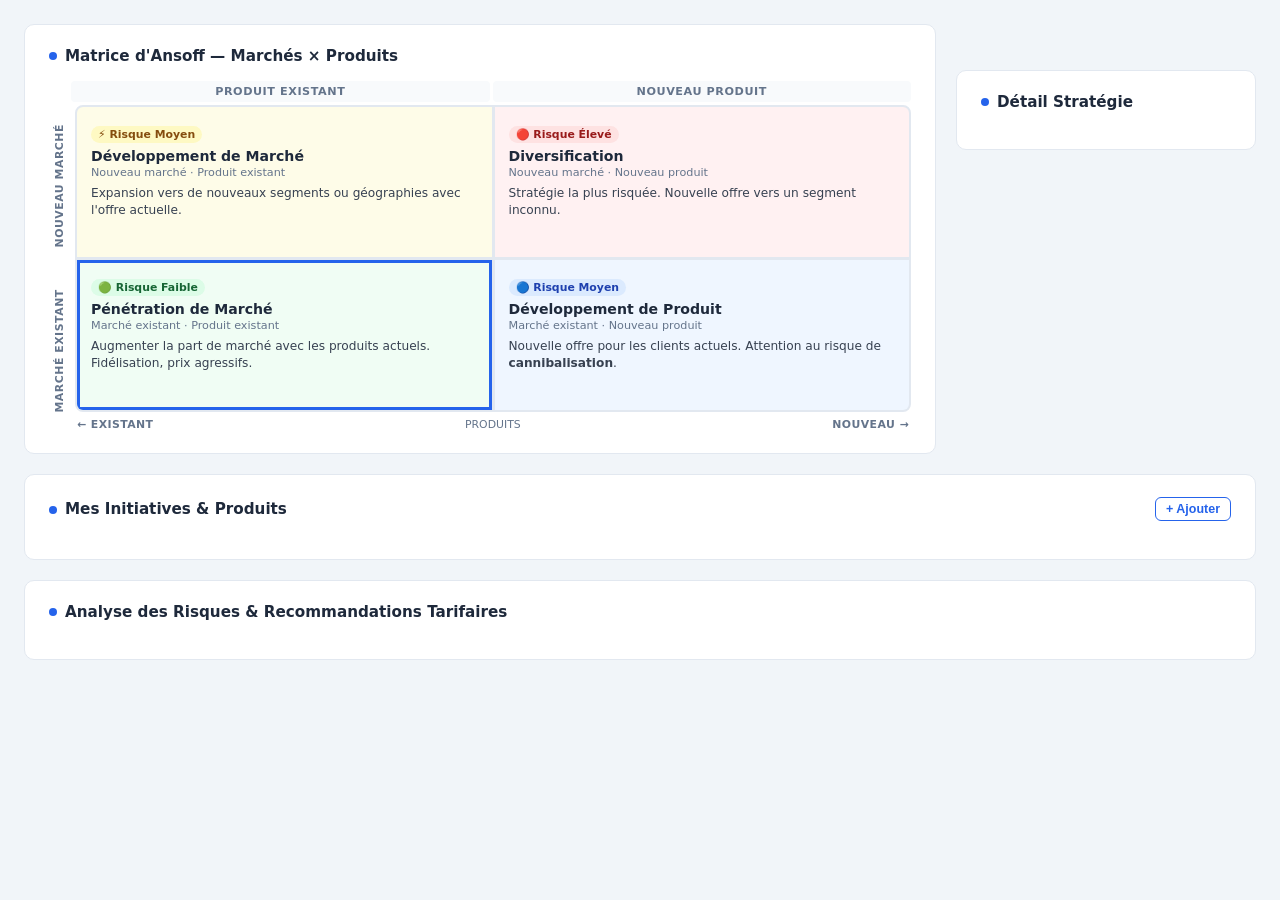
<file: partials/page-ansoff.html>
<!DOCTYPE html>
<html lang="fr">
<head>
  <meta charset="UTF-8" />
  <meta name="viewport" content="width=device-width, initial-scale=1.0" />
  <title>Matrice d'Ansoff — PrixStratégie</title>
  <link rel="stylesheet" href="../css/styles.css" />
  <style> body { padding: 24px; background: var(--bg); } </style>
</head>
<body>

<div class="ansoff-layout">

  <div class="ansoff-main">
    <div class="card">
      <div class="card-title"><span class="dot"></span> Matrice d'Ansoff — Marchés × Produits</div>
      <div style="margin-left:22px;">
        <div class="ansoff-col-headers">
          <div class="ansoff-col-header">Produit Existant</div>
          <div class="ansoff-col-header">Nouveau Produit</div>
        </div>
      </div>
      <div class="ansoff-row-wrap">
        <div style="display:flex;flex-direction:column;gap:3px;min-width:20px;">
          <div class="ansoff-row-label" style="flex:1;">Nouveau Marché</div>
          <div class="ansoff-row-label" style="flex:1;">Marché Existant</div>
        </div>
        <div style="flex:1;">
          <div class="ansoff-grid" id="ansoff-matrix">
            <div class="ansoff-cell ansoff-q-mkt" data-quadrant="market-dev">
              <span class="ansoff-risk" style="background:#fef9c3;color:#854d0e;">⚡ Risque Moyen</span>
              <div class="ansoff-q-name">Développement de Marché</div>
              <div class="ansoff-q-sub">Nouveau marché · Produit existant</div>
              <div class="ansoff-q-desc">Expansion vers de nouveaux segments ou géographies avec l'offre actuelle.</div>
              <div class="ansoff-dots" id="dots-market-dev"></div>
            </div>
            <div class="ansoff-cell ansoff-q-div" data-quadrant="diversification">
              <span class="ansoff-risk" style="background:#fee2e2;color:#991b1b;">🔴 Risque Élevé</span>
              <div class="ansoff-q-name">Diversification</div>
              <div class="ansoff-q-sub">Nouveau marché · Nouveau produit</div>
              <div class="ansoff-q-desc">Stratégie la plus risquée. Nouvelle offre vers un segment inconnu.</div>
              <div class="ansoff-dots" id="dots-diversification"></div>
            </div>
            <div class="ansoff-cell ansoff-q-pen active" data-quadrant="penetration">
              <span class="ansoff-risk" style="background:#dcfce7;color:#166534;">🟢 Risque Faible</span>
              <div class="ansoff-q-name">Pénétration de Marché</div>
              <div class="ansoff-q-sub">Marché existant · Produit existant</div>
              <div class="ansoff-q-desc">Augmenter la part de marché avec les produits actuels. Fidélisation, prix agressifs.</div>
              <div class="ansoff-dots" id="dots-penetration"></div>
            </div>
            <div class="ansoff-cell ansoff-q-prd" data-quadrant="product-dev">
              <span class="ansoff-risk" style="background:#dbeafe;color:#1e40af;">🔵 Risque Moyen</span>
              <div class="ansoff-q-name">Développement de Produit</div>
              <div class="ansoff-q-sub">Marché existant · Nouveau produit</div>
              <div class="ansoff-q-desc">Nouvelle offre pour les clients actuels. Attention au risque de <strong>cannibalisation</strong>.</div>
              <div class="ansoff-dots" id="dots-product-dev"></div>
            </div>
          </div>
          <div class="ansoff-axis-x">
            <span>← Existant</span>
            <span style="font-weight:400;letter-spacing:0;text-transform:none;">PRODUITS</span>
            <span>Nouveau →</span>
          </div>
        </div>
      </div>
    </div>
  </div>

  <div class="ansoff-panel">
    <div class="card" style="position:sticky;top:70px;">
      <div class="card-title"><span class="dot"></span> Détail Stratégie</div>
      <div id="ansoff-detail"></div>
    </div>
  </div>

</div>

<div class="card">
  <div class="card-title" style="justify-content:space-between;">
    <span><span class="dot" style="display:inline-block;margin-right:8px;width:8px;height:8px;border-radius:50%;background:var(--primary);"></span>Mes Initiatives &amp; Produits</span>
    <button class="btn btn-outline btn-sm" onclick="addAnsoffInitiative()">+ Ajouter</button>
  </div>
  <div id="ansoff-initiatives-list"></div>
</div>

<div class="card">
  <div class="card-title"><span class="dot"></span> Analyse des Risques &amp; Recommandations Tarifaires</div>
  <div id="ansoff-risk"></div>
</div>

</body>
</html>
</file>
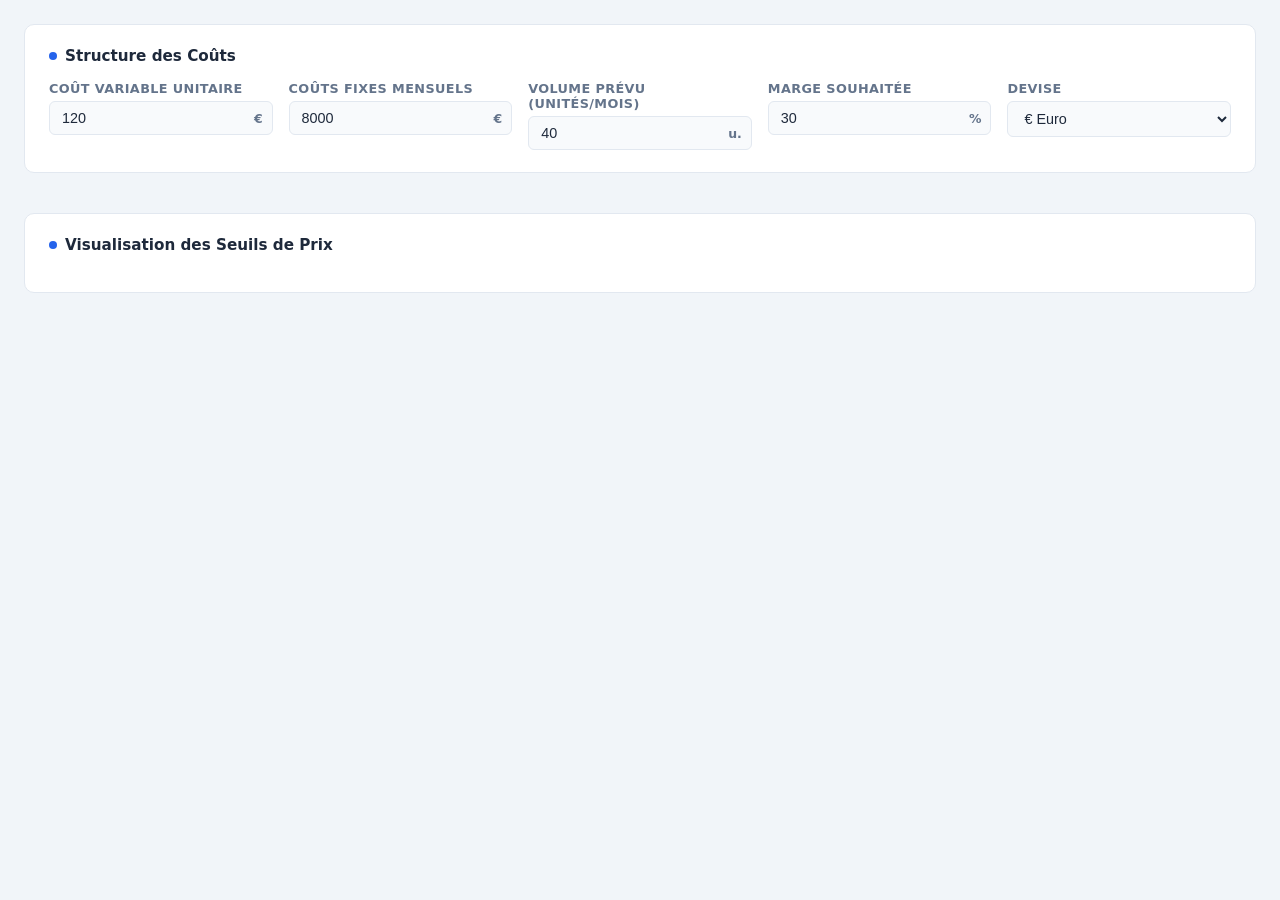
<file: partials/page-costs.html>
<!DOCTYPE html>
<html lang="fr">
<head>
  <meta charset="UTF-8" />
  <meta name="viewport" content="width=device-width, initial-scale=1.0" />
  <title>Coûts & Rentabilité — PrixStratégie</title>
  <link rel="stylesheet" href="../css/styles.css" />
  <style> body { padding: 24px; background: var(--bg); } </style>
</head>
<body>

<div class="card">
  <div class="card-title"><span class="dot"></span> Structure des Coûts</div>
  <div class="form-grid">
    <div class="form-group">
      <label>Coût variable unitaire</label>
      <div class="input-unit">
        <input type="number" id="var-cost" value="120" min="0" step="0.01" />
        <span class="unit-label">€</span>
      </div>
    </div>
    <div class="form-group">
      <label>Coûts fixes mensuels</label>
      <div class="input-unit">
        <input type="number" id="fixed-cost" value="8000" min="0" step="1" />
        <span class="unit-label">€</span>
      </div>
    </div>
    <div class="form-group">
      <label>Volume prévu (unités/mois)</label>
      <div class="input-unit">
        <input type="number" id="volume" value="40" min="1" step="1" />
        <span class="unit-label">u.</span>
      </div>
    </div>
    <div class="form-group">
      <label>Marge souhaitée</label>
      <div class="input-unit">
        <input type="number" id="margin" value="30" min="0" max="500" step="0.5" />
        <span class="unit-label">%</span>
      </div>
    </div>
    <div class="form-group">
      <label>Devise</label>
      <select id="currency">
        <option value="€">€ Euro</option>
        <option value="$">$ Dollar</option>
        <option value="£">£ Livre</option>
        <option value="CHF">CHF Franc</option>
      </select>
    </div>
  </div>
</div>

<div class="kpi-row" id="cost-kpis"></div>

<div class="card">
  <div class="card-title"><span class="dot"></span> Visualisation des Seuils de Prix</div>
  <div id="price-bar-viz"></div>
</div>

<div id="cost-alerts"></div>

</body>
</html>
</file>
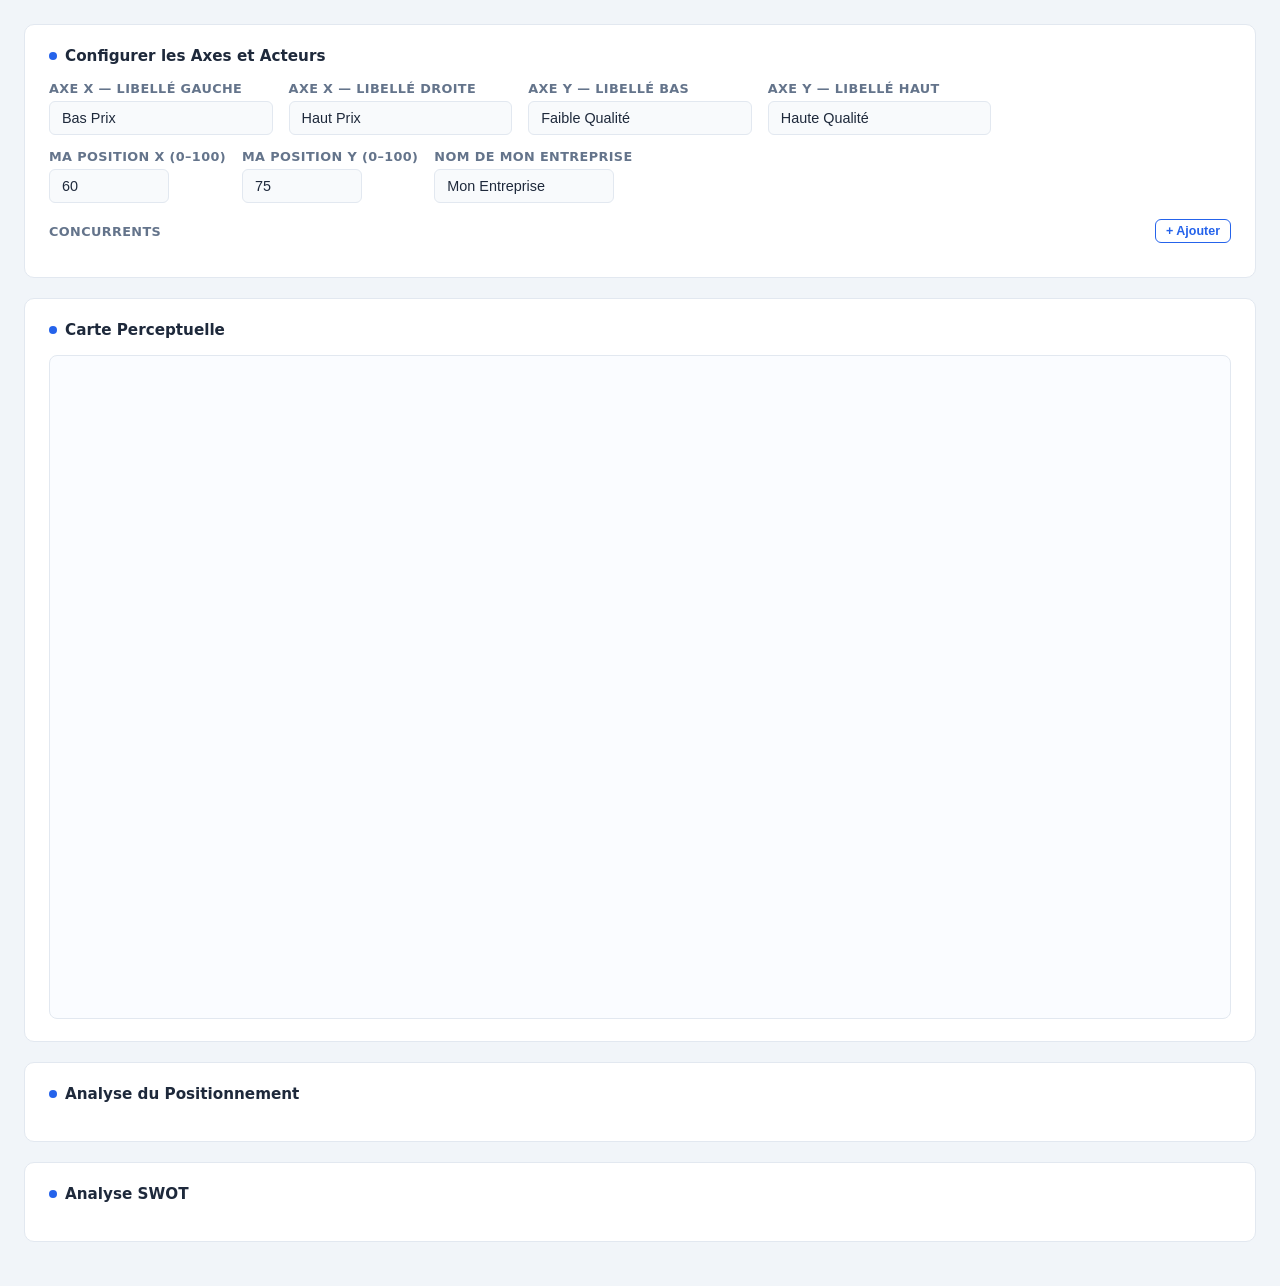
<file: partials/page-positioning.html>
<!DOCTYPE html>
<html lang="fr">
<head>
  <meta charset="UTF-8" />
  <meta name="viewport" content="width=device-width, initial-scale=1.0" />
  <title>Carte Perceptuelle — PrixStratégie</title>
  <link rel="stylesheet" href="../css/styles.css" />
  <style> body { padding: 24px; background: var(--bg); } </style>
</head>
<body>

<div class="card">
  <div class="card-title"><span class="dot"></span> Configurer les Axes et Acteurs</div>
  <div class="form-grid" style="margin-bottom:14px;">
    <div class="form-group">
      <label>Axe X — Libellé Gauche</label>
      <input type="text" id="axis-x-left" value="Bas Prix" />
    </div>
    <div class="form-group">
      <label>Axe X — Libellé Droite</label>
      <input type="text" id="axis-x-right" value="Haut Prix" />
    </div>
    <div class="form-group">
      <label>Axe Y — Libellé Bas</label>
      <input type="text" id="axis-y-bottom" value="Faible Qualité" />
    </div>
    <div class="form-group">
      <label>Axe Y — Libellé Haut</label>
      <input type="text" id="axis-y-top" value="Haute Qualité" />
    </div>
  </div>

  <div style="display:flex;gap:16px;align-items:center;flex-wrap:wrap;margin-bottom:16px;">
    <div class="form-group" style="flex:0 0 auto;">
      <label>Ma Position X (0–100)</label>
      <div class="input-unit" style="width:120px;">
        <input type="number" id="my-x" value="60" min="0" max="100" step="1" />
      </div>
    </div>
    <div class="form-group" style="flex:0 0 auto;">
      <label>Ma Position Y (0–100)</label>
      <div class="input-unit" style="width:120px;">
        <input type="number" id="my-y" value="75" min="0" max="100" step="1" />
      </div>
    </div>
    <div class="form-group" style="flex:0 0 auto;">
      <label>Nom de mon entreprise</label>
      <input type="text" id="my-name" value="Mon Entreprise" style="width:180px;" />
    </div>
  </div>

  <div style="display:flex;align-items:center;justify-content:space-between;margin-bottom:8px;">
    <label>Concurrents</label>
    <button class="btn btn-outline btn-sm" onclick="addCompetitor()">+ Ajouter</button>
  </div>
  <div id="competitors-list" class="competitors-form"></div>
</div>

<div class="card">
  <div class="card-title"><span class="dot"></span> Carte Perceptuelle</div>
  <div id="perceptual-canvas-wrap">
    <canvas id="perceptual-canvas"></canvas>
    <span class="axis-label" id="lbl-x-left"   style="bottom:46%;left:4px;"></span>
    <span class="axis-label" id="lbl-x-right"  style="bottom:46%;right:4px;text-align:right;"></span>
    <span class="axis-label" id="lbl-y-top"    style="top:4px;left:50%;transform:translateX(-50%);"></span>
    <span class="axis-label" id="lbl-y-bottom" style="bottom:4px;left:50%;transform:translateX(-50%);"></span>
  </div>
</div>

<div class="card">
  <div class="card-title"><span class="dot"></span> Analyse du Positionnement</div>
  <div id="positioning-analysis"></div>
</div>

<div class="card">
  <div class="card-title"><span class="dot"></span> Analyse SWOT</div>
  <div id="swot-grid" style="display:grid;grid-template-columns:1fr 1fr;gap:12px;"></div>
</div>

</body>
</html>
</file>
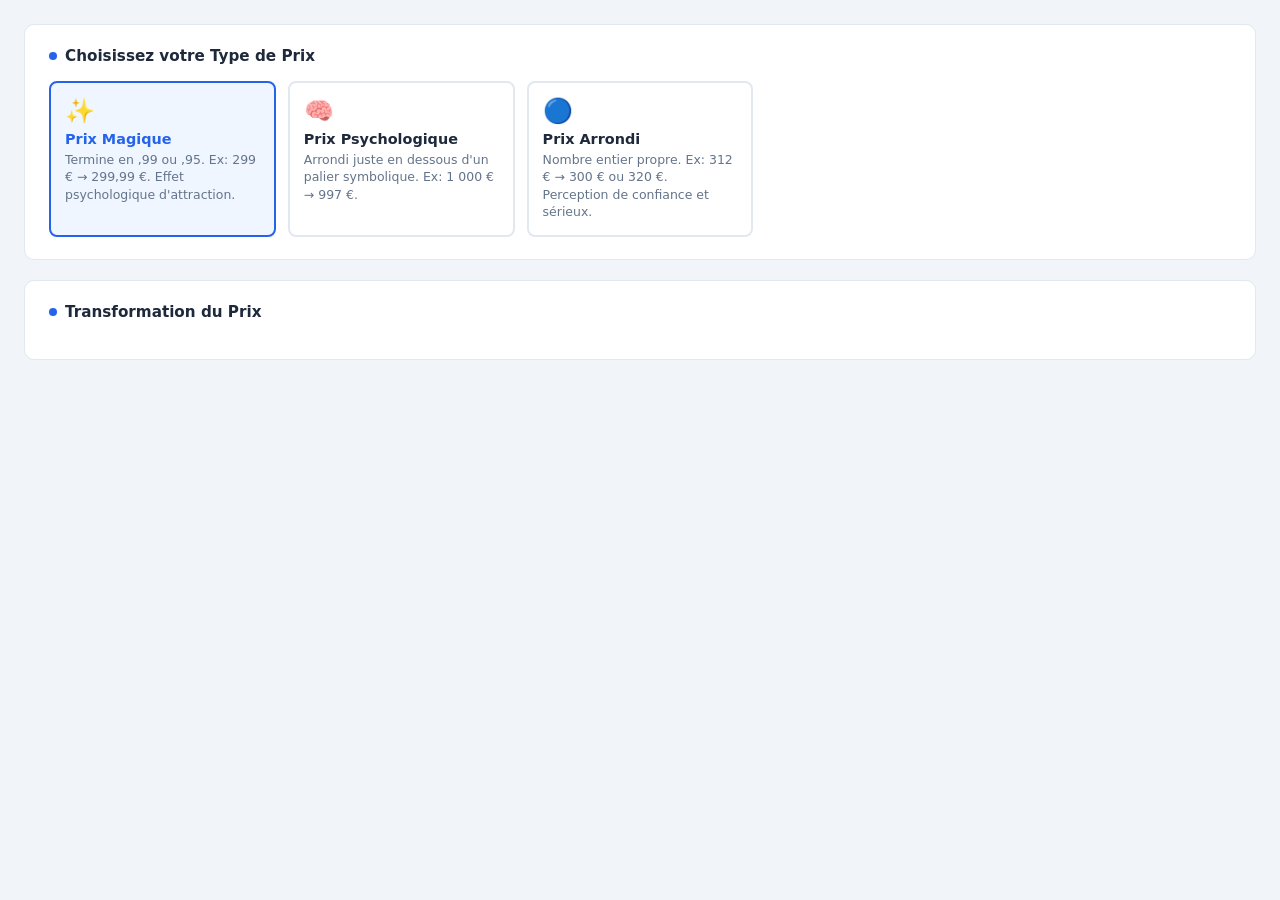
<file: partials/page-pricetype.html>
<!DOCTYPE html>
<html lang="fr">
<head>
  <meta charset="UTF-8" />
  <meta name="viewport" content="width=device-width, initial-scale=1.0" />
  <title>Type de Prix — PrixStratégie</title>
  <link rel="stylesheet" href="../css/styles.css" />
  <style> body { padding: 24px; background: var(--bg); } </style>
</head>
<body>

<div class="card">
  <div class="card-title"><span class="dot"></span> Choisissez votre Type de Prix</div>
  <div class="option-grid" id="pricetype-options">
    <div class="option-card selected" data-pricetype="magic">
      <div class="option-icon">✨</div>
      <div class="option-name">Prix Magique</div>
      <div class="option-desc">Termine en ,99 ou ,95. Ex: 299 € → 299,99 €. Effet psychologique d'attraction.</div>
    </div>
    <div class="option-card" data-pricetype="psychological">
      <div class="option-icon">🧠</div>
      <div class="option-name">Prix Psychologique</div>
      <div class="option-desc">Arrondi juste en dessous d'un palier symbolique. Ex: 1 000 € → 997 €.</div>
    </div>
    <div class="option-card" data-pricetype="rounded">
      <div class="option-icon">🔵</div>
      <div class="option-name">Prix Arrondi</div>
      <div class="option-desc">Nombre entier propre. Ex: 312 € → 300 € ou 320 €. Perception de confiance et sérieux.</div>
    </div>
  </div>
</div>

<div class="card">
  <div class="card-title"><span class="dot"></span> Transformation du Prix</div>
  <div id="price-transform"></div>
</div>

</body>
</html>
</file>
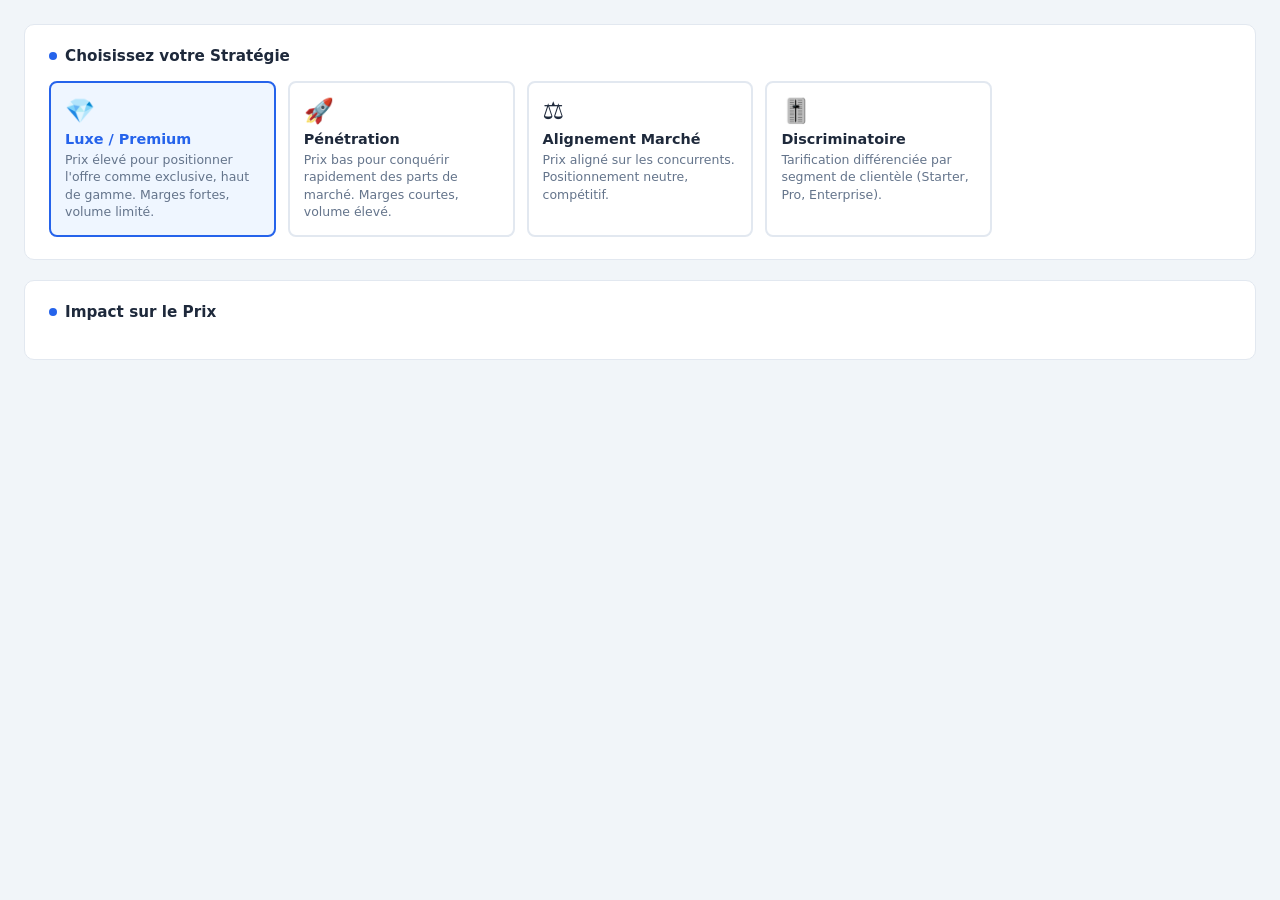
<file: partials/page-strategy.html>
<!DOCTYPE html>
<html lang="fr">
<head>
  <meta charset="UTF-8" />
  <meta name="viewport" content="width=device-width, initial-scale=1.0" />
  <title>Stratégie Tarifaire — PrixStratégie</title>
  <link rel="stylesheet" href="../css/styles.css" />
  <style> body { padding: 24px; background: var(--bg); } </style>
</head>
<body>

<div class="card">
  <div class="card-title"><span class="dot"></span> Choisissez votre Stratégie</div>
  <div class="option-grid" id="strategy-options">
    <div class="option-card selected" data-strategy="luxury">
      <div class="option-icon">💎</div>
      <div class="option-name">Luxe / Premium</div>
      <div class="option-desc">Prix élevé pour positionner l'offre comme exclusive, haut de gamme. Marges fortes, volume limité.</div>
    </div>
    <div class="option-card" data-strategy="penetration">
      <div class="option-icon">🚀</div>
      <div class="option-name">Pénétration</div>
      <div class="option-desc">Prix bas pour conquérir rapidement des parts de marché. Marges courtes, volume élevé.</div>
    </div>
    <div class="option-card" data-strategy="alignment">
      <div class="option-icon">⚖️</div>
      <div class="option-name">Alignement Marché</div>
      <div class="option-desc">Prix aligné sur les concurrents. Positionnement neutre, compétitif.</div>
    </div>
    <div class="option-card" data-strategy="discriminatory">
      <div class="option-icon">🎚️</div>
      <div class="option-name">Discriminatoire</div>
      <div class="option-desc">Tarification différenciée par segment de clientèle (Starter, Pro, Enterprise).</div>
    </div>
  </div>
</div>

<div id="strategy-config"></div>

<div class="card" id="strategy-impact-card">
  <div class="card-title"><span class="dot"></span> Impact sur le Prix</div>
  <div id="strategy-impact"></div>
</div>

</body>
</html>
</file>
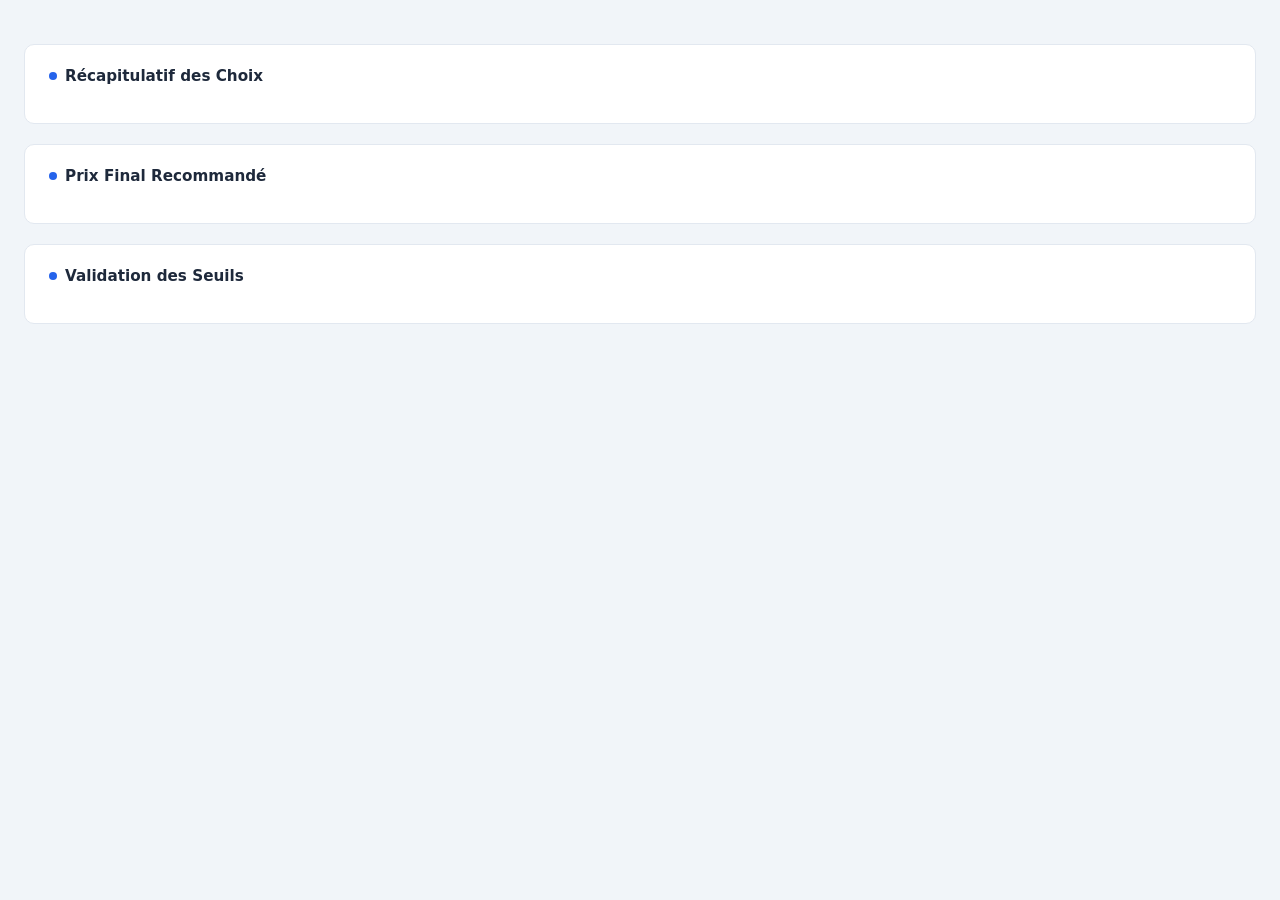
<file: partials/page-synthesis.html>
<!DOCTYPE html>
<html lang="fr">
<head>
  <meta charset="UTF-8" />
  <meta name="viewport" content="width=device-width, initial-scale=1.0" />
  <title>Synthèse — PrixStratégie</title>
  <link rel="stylesheet" href="../css/styles.css" />
  <style> body { padding: 24px; background: var(--bg); } </style>
</head>
<body>

<div class="kpi-row" id="synth-kpis"></div>

<div class="card">
  <div class="card-title"><span class="dot"></span> Récapitulatif des Choix</div>
  <table class="synth-table" id="synth-table"></table>
</div>

<div class="card">
  <div class="card-title"><span class="dot"></span> Prix Final Recommandé</div>
  <div id="final-price-recommendation"></div>
</div>

<div class="card">
  <div class="card-title"><span class="dot"></span> Validation des Seuils</div>
  <div id="synth-validation"></div>
</div>

</body>
</html>
</file>
<file: css/styles.css>
/* ── Variables ── */
:root {
  --primary:   #2563eb;
  --primary-d: #1d4ed8;
  --success:   #16a34a;
  --warning:   #d97706;
  --danger:    #dc2626;
  --info:      #0891b2;
  --bg:        #f1f5f9;
  --card:      #ffffff;
  --border:    #e2e8f0;
  --text:      #1e293b;
  --muted:     #64748b;
  --sidebar:   #1e293b;
  --sidebar-a: #334155;
}

/* ── Reset ── */
*, *::before, *::after { box-sizing: border-box; margin: 0; padding: 0; }
body { font-family: 'Segoe UI', system-ui, sans-serif; background: var(--bg); color: var(--text); min-height: 100vh; }

/* ── Layout ── */
.app { display: flex; min-height: 100vh; }

/* Sidebar */
.sidebar {
  width: 240px; min-height: 100vh; background: var(--sidebar); color: #f8fafc;
  display: flex; flex-direction: column; position: fixed; top: 0; left: 0; z-index: 100;
}
.sidebar-brand {
  padding: 24px 20px 20px; border-bottom: 1px solid var(--sidebar-a);
}
.sidebar-brand h1 { font-size: 1.1rem; font-weight: 700; color: #f8fafc; }
.sidebar-brand p  { font-size: 0.72rem; color: #94a3b8; margin-top: 3px; }
.sidebar-nav { padding: 12px 0; flex: 1; }
.nav-item {
  display: flex; align-items: center; gap: 10px;
  padding: 10px 20px; cursor: pointer; font-size: 0.88rem;
  color: #94a3b8; transition: all 0.15s; border-left: 3px solid transparent;
  user-select: none;
}
.nav-item:hover  { background: var(--sidebar-a); color: #f1f5f9; }
.nav-item.active { background: var(--sidebar-a); color: #fff; border-left-color: var(--primary); }
.nav-icon { font-size: 1rem; width: 20px; text-align: center; }
.sidebar-footer { padding: 16px 20px; border-top: 1px solid var(--sidebar-a); font-size: 0.72rem; color: #475569; }

/* Main content */
.main { margin-left: 240px; flex: 1; display: flex; flex-direction: column; }
.topbar {
  background: var(--card); border-bottom: 1px solid var(--border);
  padding: 14px 28px; display: flex; align-items: center; justify-content: space-between;
  position: sticky; top: 0; z-index: 50;
}
.topbar h2 { font-size: 1.05rem; font-weight: 600; }
.topbar .badge-strategy {
  font-size: 0.76rem; padding: 3px 10px; border-radius: 20px;
  background: #dbeafe; color: var(--primary); font-weight: 600;
}
.content { padding: 28px; }

/* Cards */
.card { background: var(--card); border: 1px solid var(--border); border-radius: 10px; padding: 22px 24px; margin-bottom: 20px; }
.card-title { font-size: 0.95rem; font-weight: 700; margin-bottom: 16px; display: flex; align-items: center; gap: 8px; }
.card-title .dot { width: 8px; height: 8px; border-radius: 50%; background: var(--primary); }

/* Forms */
.form-grid { display: grid; grid-template-columns: repeat(auto-fill, minmax(200px, 1fr)); gap: 16px; }
.form-group { display: flex; flex-direction: column; gap: 5px; }
label { font-size: 0.8rem; font-weight: 600; color: var(--muted); text-transform: uppercase; letter-spacing: 0.03em; }
input[type=number], input[type=text], select {
  border: 1px solid var(--border); border-radius: 6px; padding: 8px 12px;
  font-size: 0.9rem; color: var(--text); background: #f8fafc; transition: border 0.15s;
}
input[type=number]:focus, input[type=text]:focus, select:focus {
  outline: none; border-color: var(--primary); background: #fff;
}
.input-unit { position: relative; }
.input-unit input { padding-right: 36px; width: 100%; }
.unit-label { position: absolute; right: 10px; top: 50%; transform: translateY(-50%); font-size: 0.78rem; color: var(--muted); font-weight: 600; pointer-events: none; }

/* Strategy / price type options */
.option-grid { display: grid; grid-template-columns: repeat(auto-fill, minmax(200px, 1fr)); gap: 12px; }
.option-card {
  border: 2px solid var(--border); border-radius: 8px; padding: 14px;
  cursor: pointer; transition: all 0.15s; user-select: none;
}
.option-card:hover { border-color: var(--primary); background: #eff6ff; }
.option-card.selected { border-color: var(--primary); background: #eff6ff; }
.option-card .option-icon { font-size: 1.5rem; margin-bottom: 6px; }
.option-card .option-name { font-weight: 700; font-size: 0.9rem; }
.option-card .option-desc { font-size: 0.78rem; color: var(--muted); margin-top: 4px; line-height: 1.4; }
.option-card.selected .option-name { color: var(--primary); }

/* Results / KPI row */
.kpi-row { display: grid; grid-template-columns: repeat(auto-fill, minmax(160px, 1fr)); gap: 14px; margin-bottom: 20px; }
.kpi {
  background: var(--card); border: 1px solid var(--border); border-radius: 8px;
  padding: 14px 16px; text-align: center;
}
.kpi .kpi-label { font-size: 0.72rem; color: var(--muted); text-transform: uppercase; font-weight: 600; letter-spacing: 0.04em; }
.kpi .kpi-value { font-size: 1.4rem; font-weight: 800; margin-top: 4px; }
.kpi.danger  { border-color: var(--danger);  background: #fff5f5; }
.kpi.warning { border-color: var(--warning); background: #fffbeb; }
.kpi.success { border-color: var(--success); background: #f0fdf4; }
.kpi.info    { border-color: var(--info);    background: #ecfeff; }
.kpi.danger  .kpi-value { color: var(--danger); }
.kpi.warning .kpi-value { color: var(--warning); }
.kpi.success .kpi-value { color: var(--success); }
.kpi.info    .kpi-value { color: var(--info); }

/* Price bar */
.price-bar-track {
  height: 28px; background: #e2e8f0; border-radius: 6px; position: relative; overflow: visible;
}
.price-bar-fill {
  height: 100%; border-radius: 6px; transition: width 0.4s ease;
}
.price-bar-marker {
  position: absolute; top: -6px; width: 3px; height: 40px; border-radius: 2px;
}
.price-bar-label {
  position: absolute; top: 34px; font-size: 0.68rem; color: var(--muted);
  transform: translateX(-50%); white-space: nowrap; font-weight: 600;
}

/* Alert */
.alert {
  border-radius: 7px; padding: 10px 14px; font-size: 0.83rem;
  display: flex; align-items: flex-start; gap: 8px; margin-top: 10px;
}
.alert-danger  { background: #fef2f2; border: 1px solid #fecaca; color: #991b1b; }
.alert-warning { background: #fffbeb; border: 1px solid #fde68a; color: #92400e; }
.alert-success { background: #f0fdf4; border: 1px solid #bbf7d0; color: #166534; }
.alert-info    { background: #ecfeff; border: 1px solid #a5f3fc; color: #164e63; }

/* Pages */
.page { display: none; }
.page.active { display: block; }

/* Segments table */
.segments-table { width: 100%; border-collapse: collapse; font-size: 0.85rem; }
.segments-table th { background: #f8fafc; font-weight: 700; padding: 8px 10px; text-align: left; border-bottom: 2px solid var(--border); }
.segments-table td { padding: 6px 10px; border-bottom: 1px solid var(--border); }
.segments-table input { width: 100%; border: 1px solid var(--border); border-radius: 4px; padding: 5px 8px; font-size: 0.83rem; }

/* Buttons */
.btn { display: inline-flex; align-items: center; gap: 6px; padding: 8px 16px; border-radius: 6px; font-size: 0.85rem; font-weight: 600; cursor: pointer; border: none; transition: all 0.15s; }
.btn-primary { background: var(--primary); color: #fff; }
.btn-primary:hover { background: var(--primary-d); }
.btn-outline { background: transparent; color: var(--primary); border: 1px solid var(--primary); }
.btn-outline:hover { background: #eff6ff; }
.btn-sm { padding: 4px 10px; font-size: 0.78rem; }
.btn-danger-sm { background: #fef2f2; color: var(--danger); border: 1px solid #fecaca; padding: 3px 8px; font-size: 0.75rem; border-radius: 4px; cursor: pointer; }

/* Perceptual Map */
#perceptual-canvas-wrap {
  position: relative; width: 100%; padding-bottom: 56%;
  border: 1px solid var(--border); border-radius: 8px; overflow: hidden; background: #fafcff;
}
#perceptual-canvas-wrap canvas {
  position: absolute; top: 0; left: 0; width: 100%; height: 100%;
}
.axis-label {
  position: absolute; font-size: 0.7rem; font-weight: 700;
  color: var(--muted); text-transform: uppercase; letter-spacing: 0.06em;
}
.competitors-form { display: grid; grid-template-columns: repeat(auto-fill, minmax(260px, 1fr)); gap: 10px; margin-top: 12px; }
.competitor-row { display: flex; gap: 10px; align-items: flex-start; background: #f8fafc; border: 1px solid var(--border); border-radius: 6px; padding: 10px 12px; }
.competitor-row input[type=text],
.competitor-row input[type=number] { border: 1px solid var(--border); border-radius: 4px; padding: 5px 8px; font-size: 0.82rem; background: #fff; width: 100%; }
.competitor-row input[type=color] { width: 30px; height: 30px; padding: 2px; border-radius: 4px; cursor: pointer; flex: 0 0 30px; margin-top: 2px; border: 1px solid var(--border); }

/* Synthesis table */
.synth-table { width: 100%; border-collapse: collapse; font-size: 0.85rem; }
.synth-table th { padding: 9px 12px; text-align: left; background: #f8fafc; font-weight: 700; border-bottom: 2px solid var(--border); }
.synth-table td { padding: 9px 12px; border-bottom: 1px solid var(--border); }
.synth-table tr:last-child td { border-bottom: none; }

/* Tags */
.tag { display: inline-block; padding: 2px 8px; border-radius: 12px; font-size: 0.72rem; font-weight: 700; }
.tag-blue   { background: #dbeafe; color: #1e40af; }
.tag-green  { background: #dcfce7; color: #166534; }
.tag-amber  { background: #fef3c7; color: #92400e; }
.tag-red    { background: #fee2e2; color: #991b1b; }
.tag-purple { background: #ede9fe; color: #5b21b6; }

/* Section divider */
.section-divider { border: none; border-top: 1px solid var(--border); margin: 20px 0; }

/* ── Ansoff Matrix ── */
.ansoff-layout { display: flex; gap: 20px; flex-wrap: wrap; }
.ansoff-main   { flex: 1 1 420px; }
.ansoff-panel  { flex: 0 1 300px; min-width: 240px; }
.ansoff-col-headers {
  display: grid; grid-template-columns: 1fr 1fr; gap: 3px;
  margin-bottom: 3px; text-align: center;
}
.ansoff-col-header {
  font-size: 0.7rem; font-weight: 700; color: var(--muted);
  text-transform: uppercase; letter-spacing: 0.05em; padding: 4px 8px;
  background: #f8fafc; border-radius: 4px;
}
.ansoff-row-wrap { display: flex; gap: 6px; align-items: stretch; }
.ansoff-row-label {
  writing-mode: vertical-rl; text-orientation: mixed; transform: rotate(180deg);
  font-size: 0.68rem; font-weight: 700; color: var(--muted);
  text-transform: uppercase; letter-spacing: 0.05em;
  display: flex; align-items: center; justify-content: center;
  min-width: 16px;
}
.ansoff-grid {
  flex: 1; display: grid; grid-template-columns: 1fr 1fr;
  grid-template-rows: 1fr 1fr; gap: 3px;
  background: var(--border); border-radius: 8px; overflow: hidden;
  border: 2px solid var(--border);
}
.ansoff-cell {
  padding: 16px 14px; cursor: pointer; transition: all 0.15s;
  position: relative; min-height: 150px;
}
.ansoff-cell:hover  { filter: brightness(0.94); }
.ansoff-cell.active { box-shadow: inset 0 0 0 3px var(--primary); }
.ansoff-q-pen  { background: #f0fdf4; }
.ansoff-q-mkt  { background: #fefce8; }
.ansoff-q-prd  { background: #eff6ff; }
.ansoff-q-div  { background: #fff1f2; }
.ansoff-risk {
  display: inline-block; padding: 2px 7px; border-radius: 10px;
  font-size: 0.68rem; font-weight: 700; margin-bottom: 5px;
}
.ansoff-q-name { font-weight: 800; font-size: 0.88rem; margin-bottom: 2px; }
.ansoff-q-sub  { font-size: 0.7rem; color: var(--muted); margin-bottom: 6px; }
.ansoff-q-desc { font-size: 0.76rem; line-height: 1.4; color: #374151; }
.ansoff-dots   { display: flex; flex-wrap: wrap; gap: 3px; margin-top: 8px; }
.ansoff-dot    { width: 8px; height: 8px; border-radius: 50%; background: var(--primary); }
.ansoff-axis-x {
  display: flex; justify-content: space-between;
  font-size: 0.68rem; font-weight: 700; color: var(--muted);
  text-transform: uppercase; letter-spacing: 0.04em;
  margin-top: 6px; padding: 0 2px;
}

/* Responsive */
@media (max-width: 900px) {
  .sidebar { width: 200px; }
  .main { margin-left: 200px; }
}
@media (max-width: 640px) {
  .sidebar { width: 100%; min-height: auto; position: relative; flex-direction: row; }
  .sidebar-nav { display: flex; padding: 0; overflow-x: auto; }
  .nav-item { padding: 12px 14px; border-left: none; border-bottom: 3px solid transparent; white-space: nowrap; }
  .nav-item.active { border-left: none; border-bottom-color: var(--primary); }
  .sidebar-brand, .sidebar-footer { display: none; }
  .main { margin-left: 0; }
}
</file>
